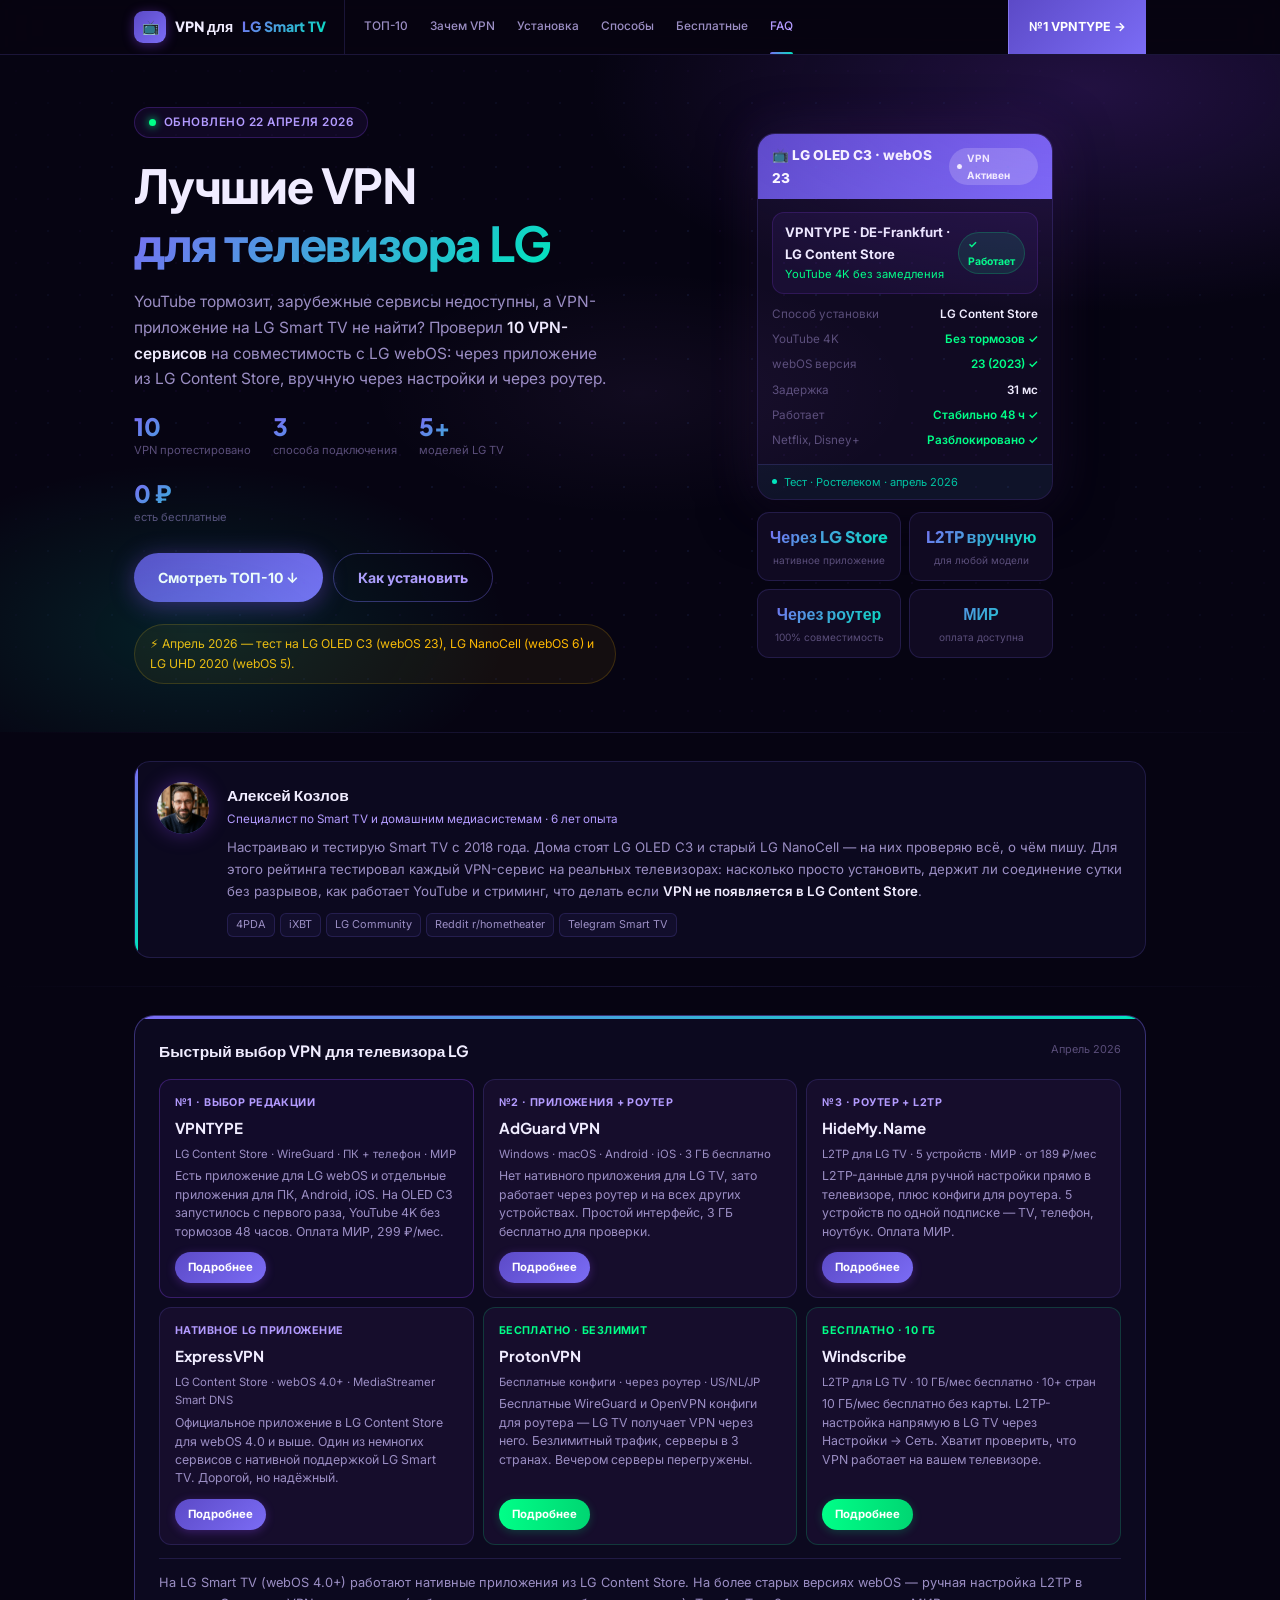
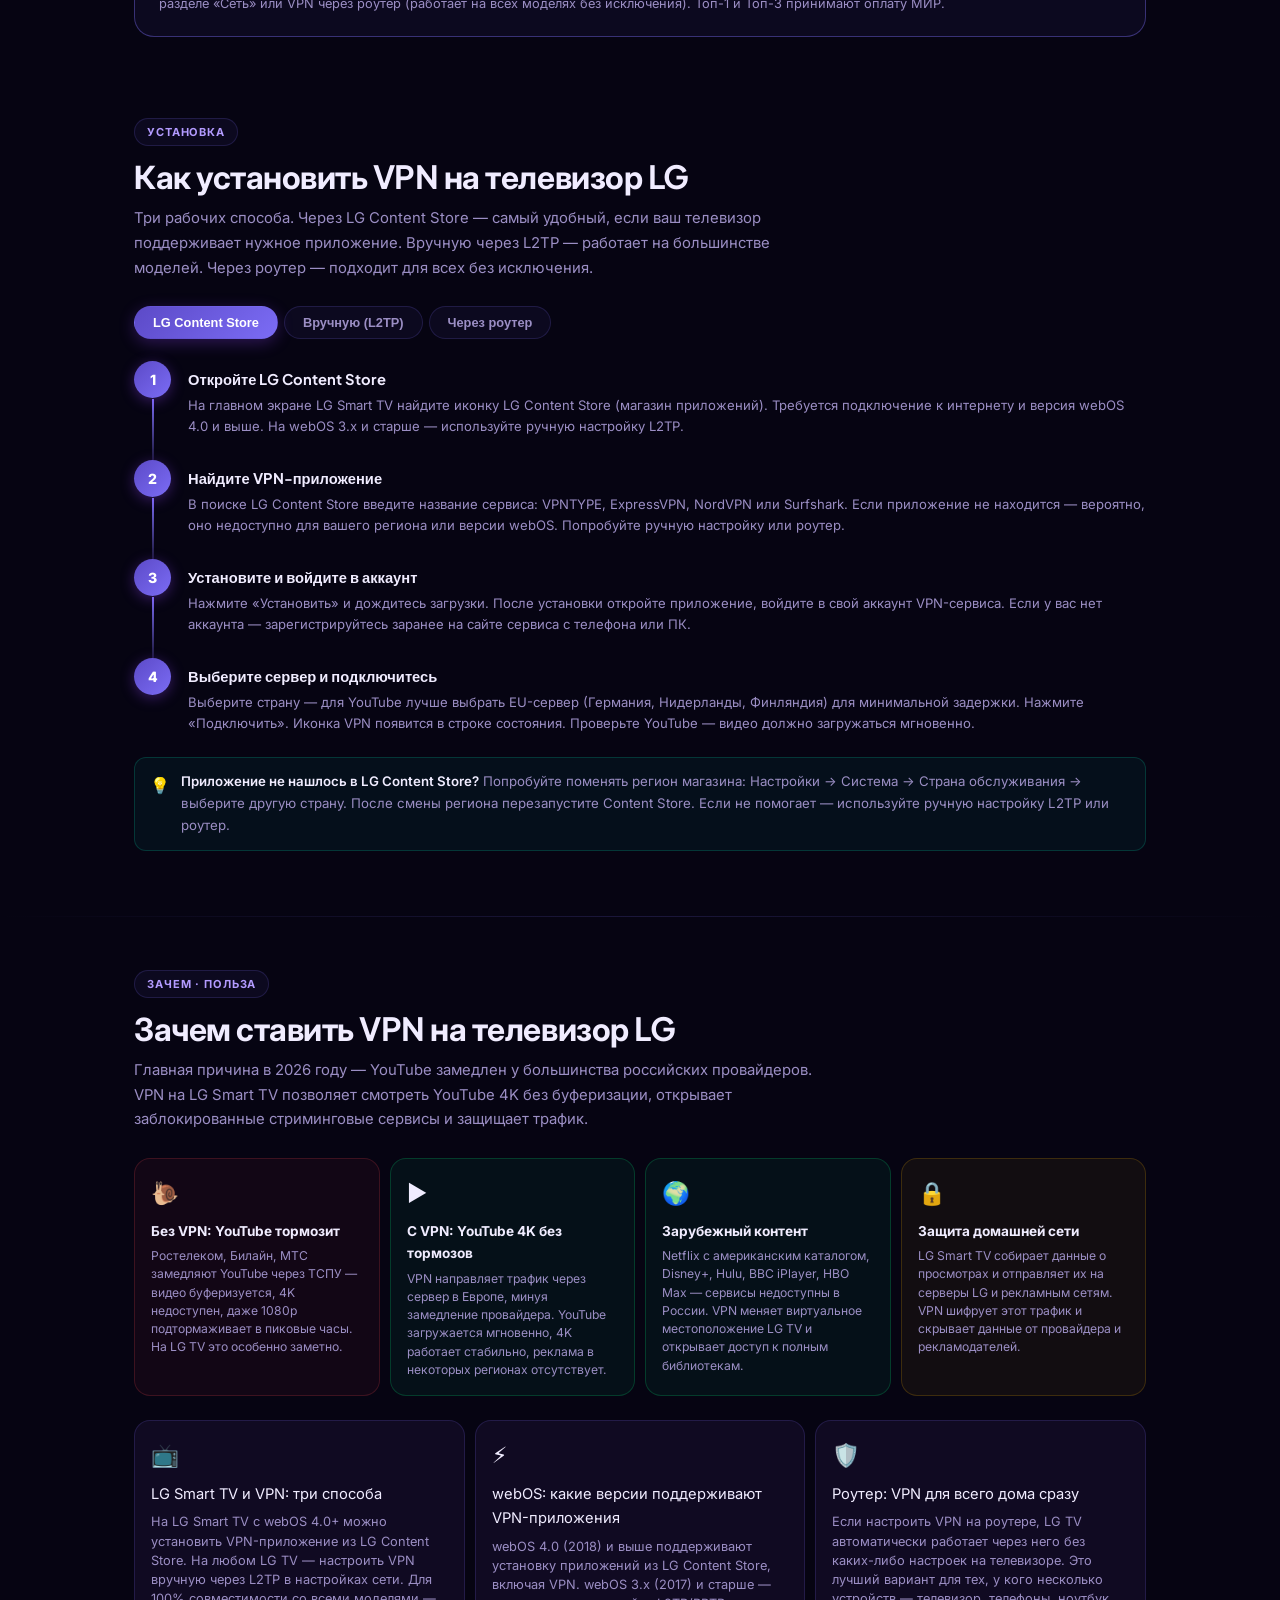
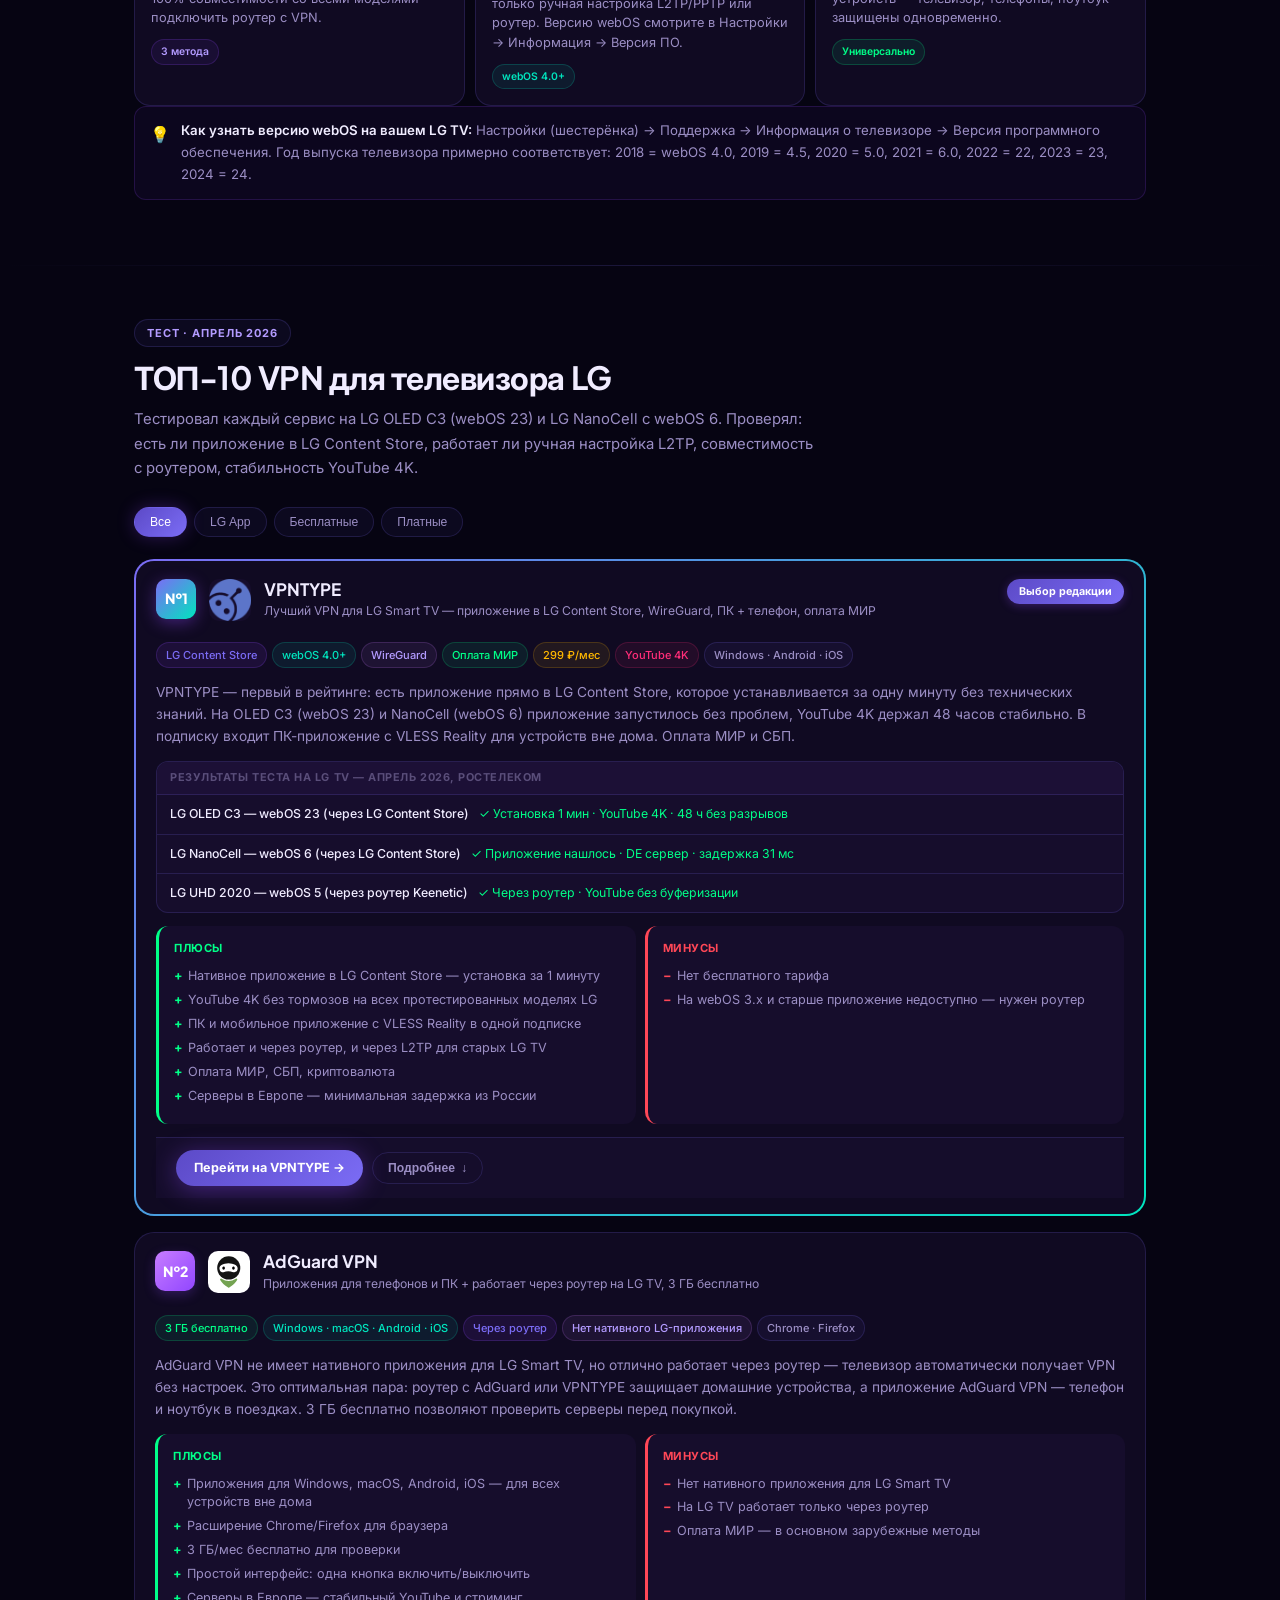
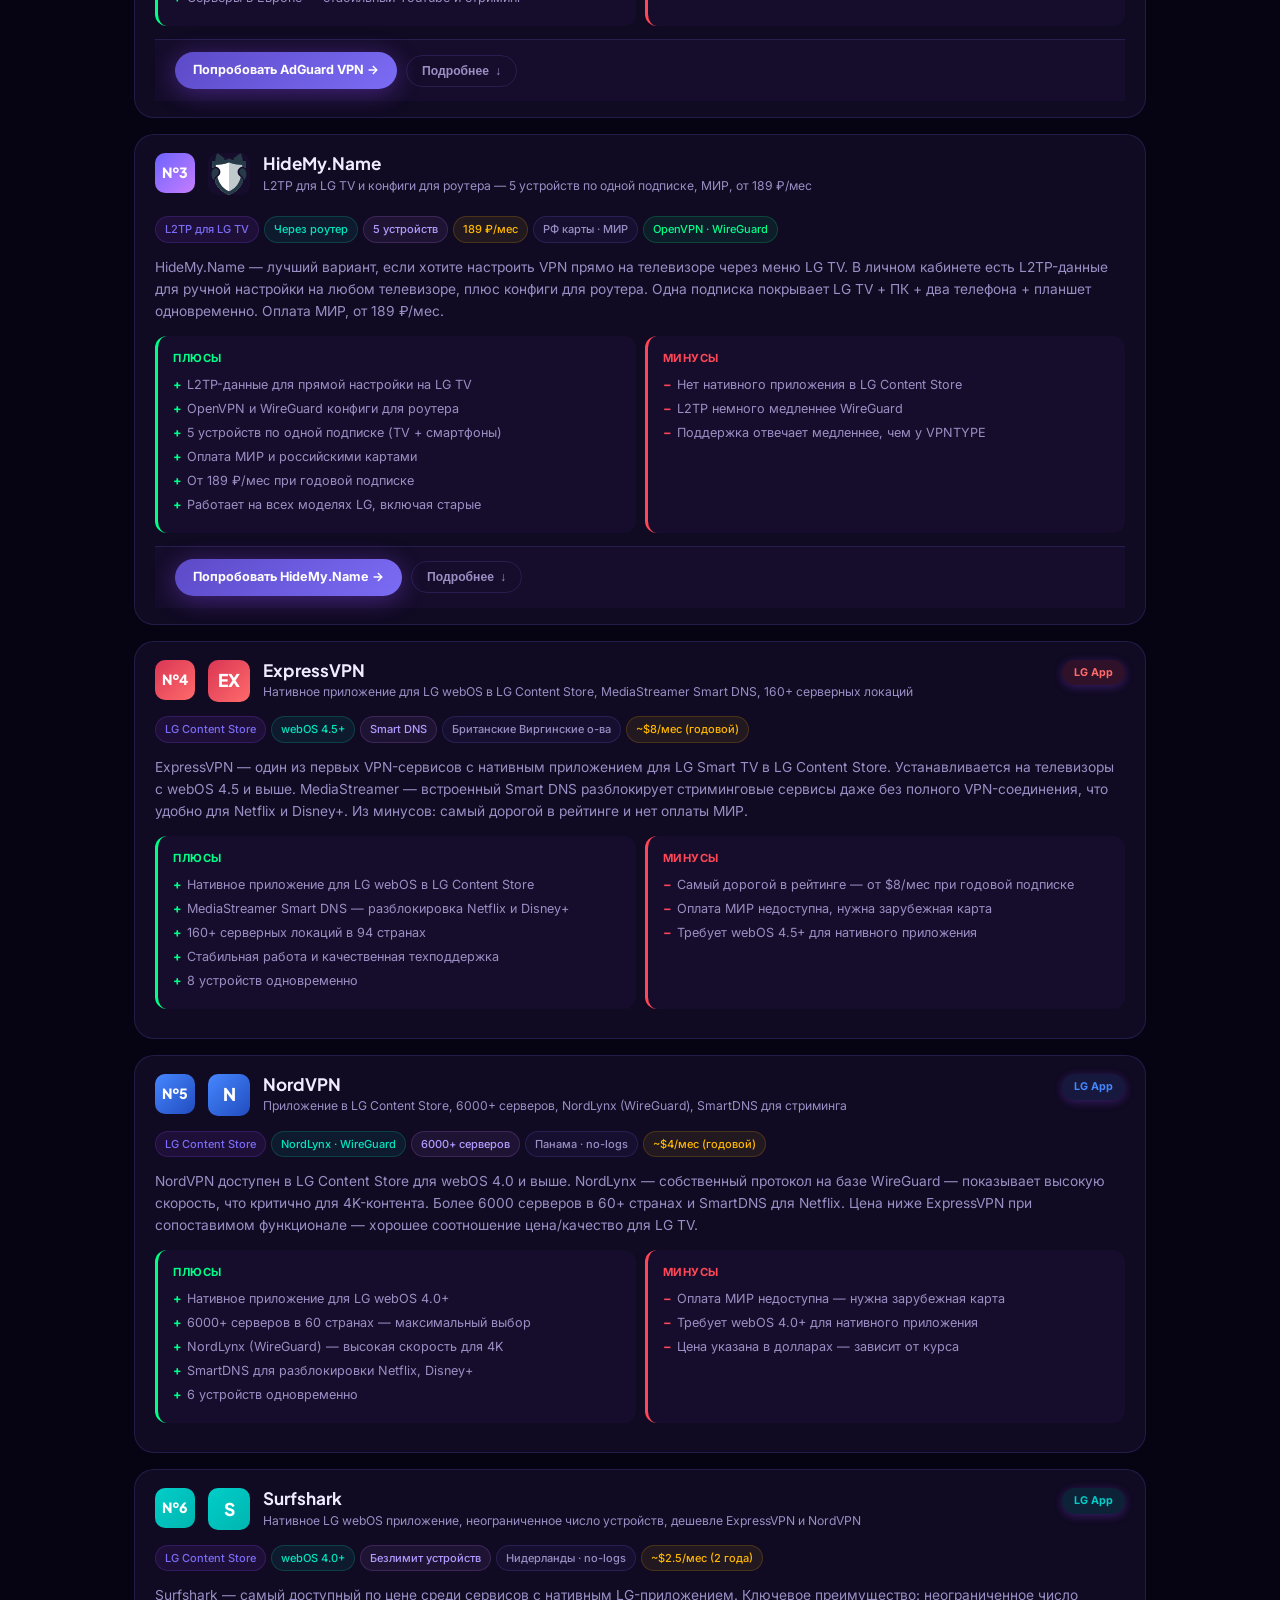
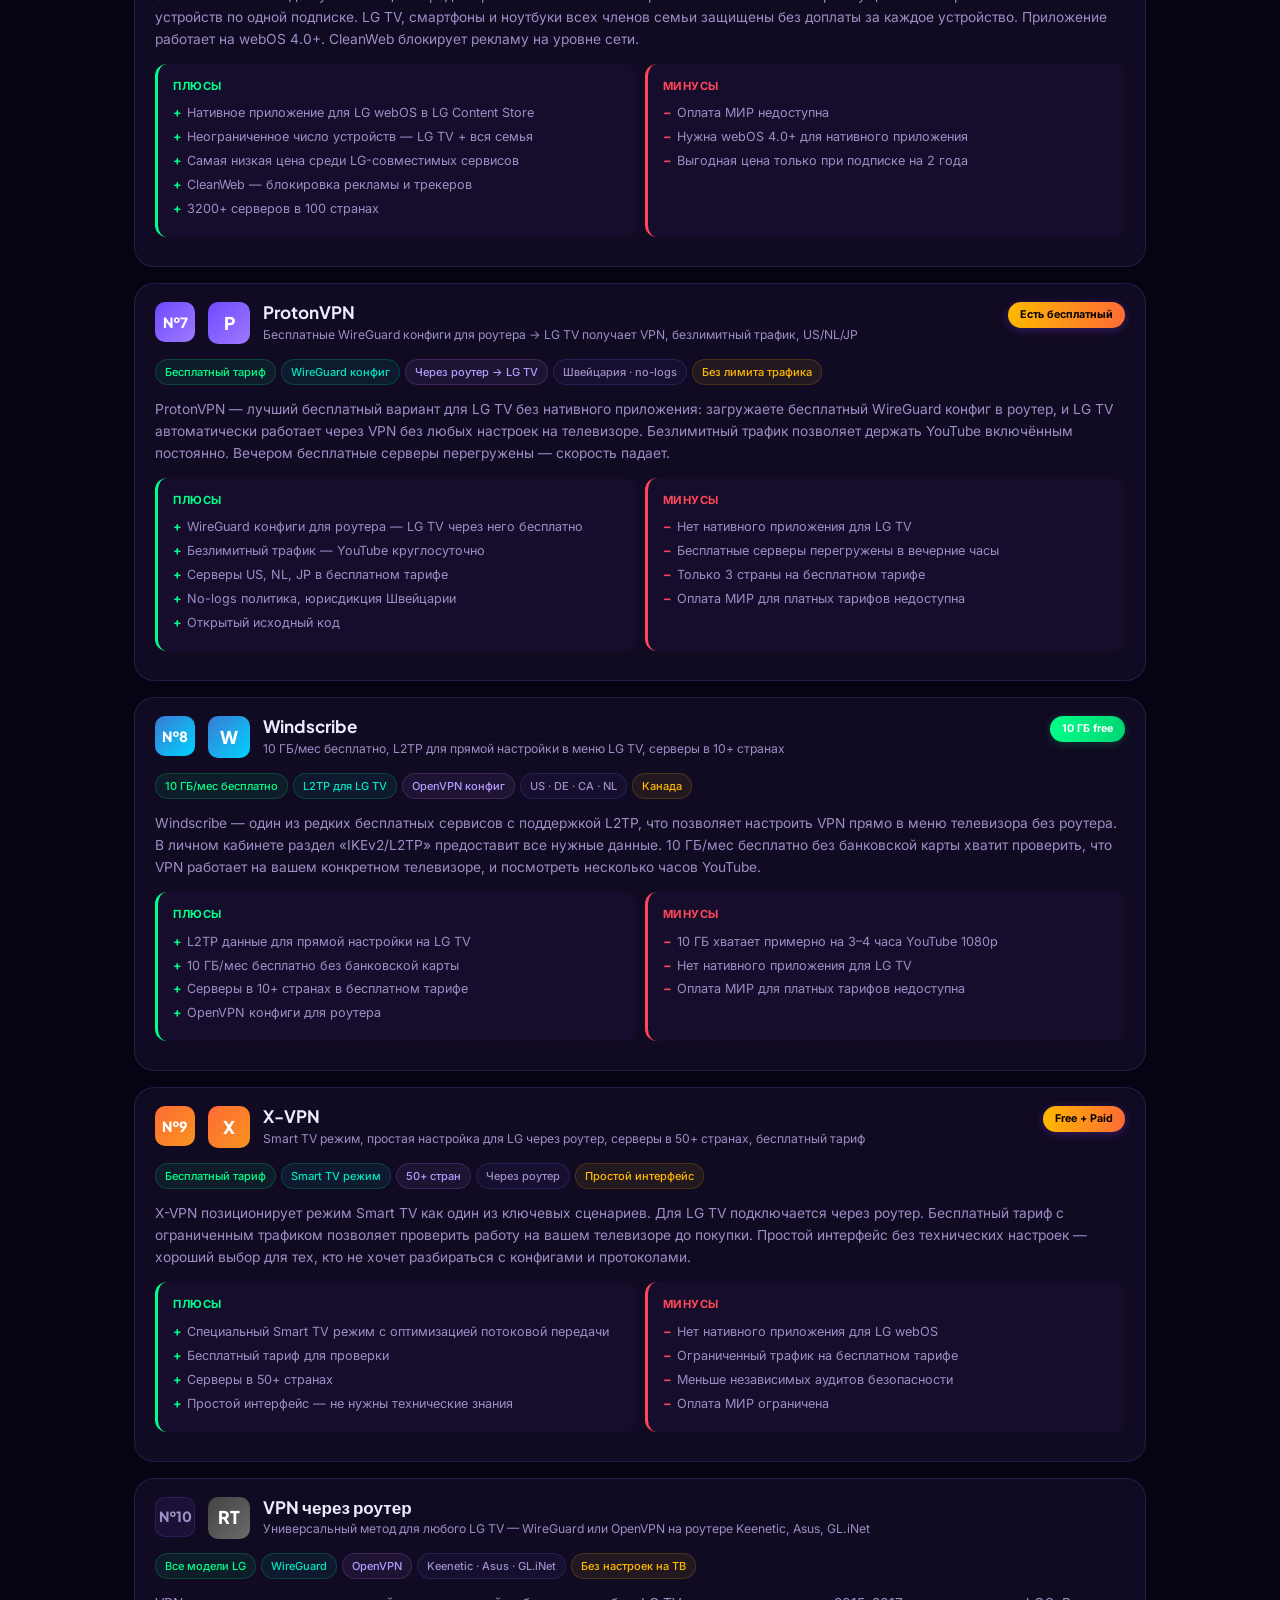
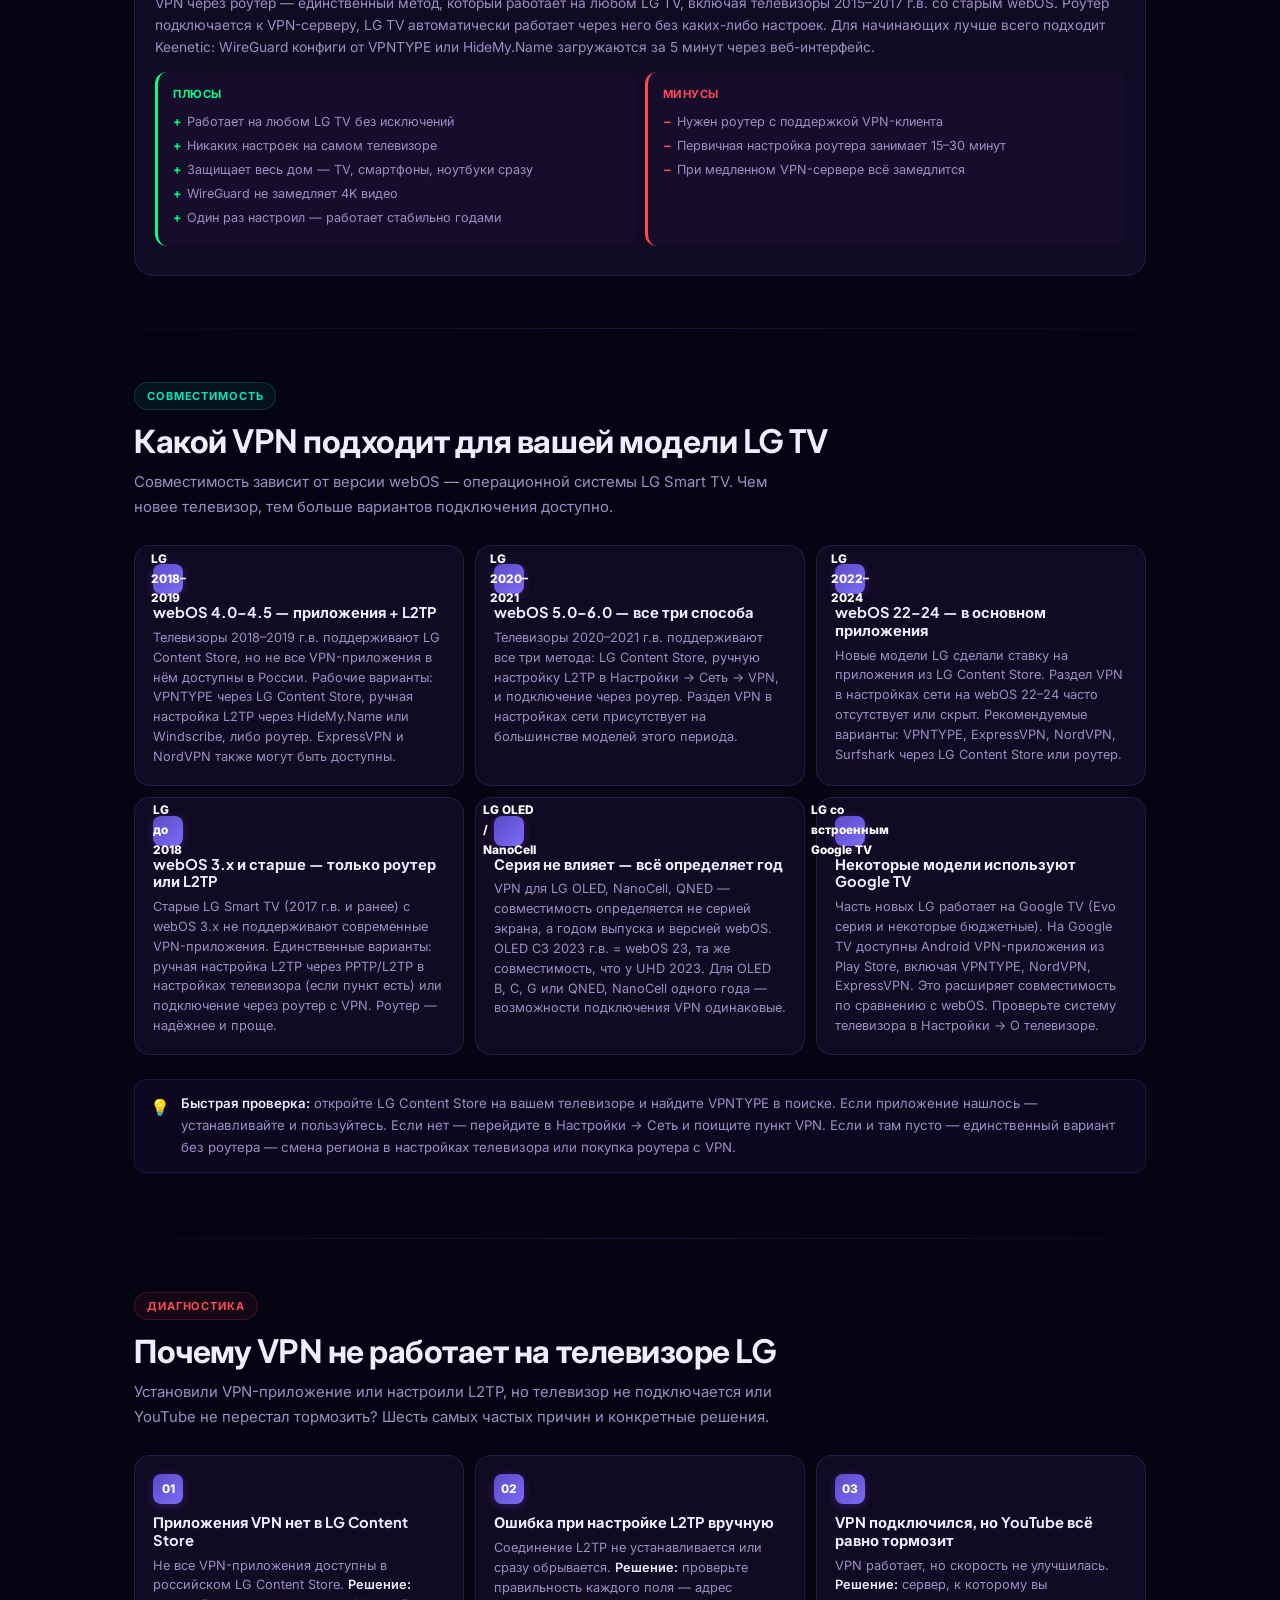
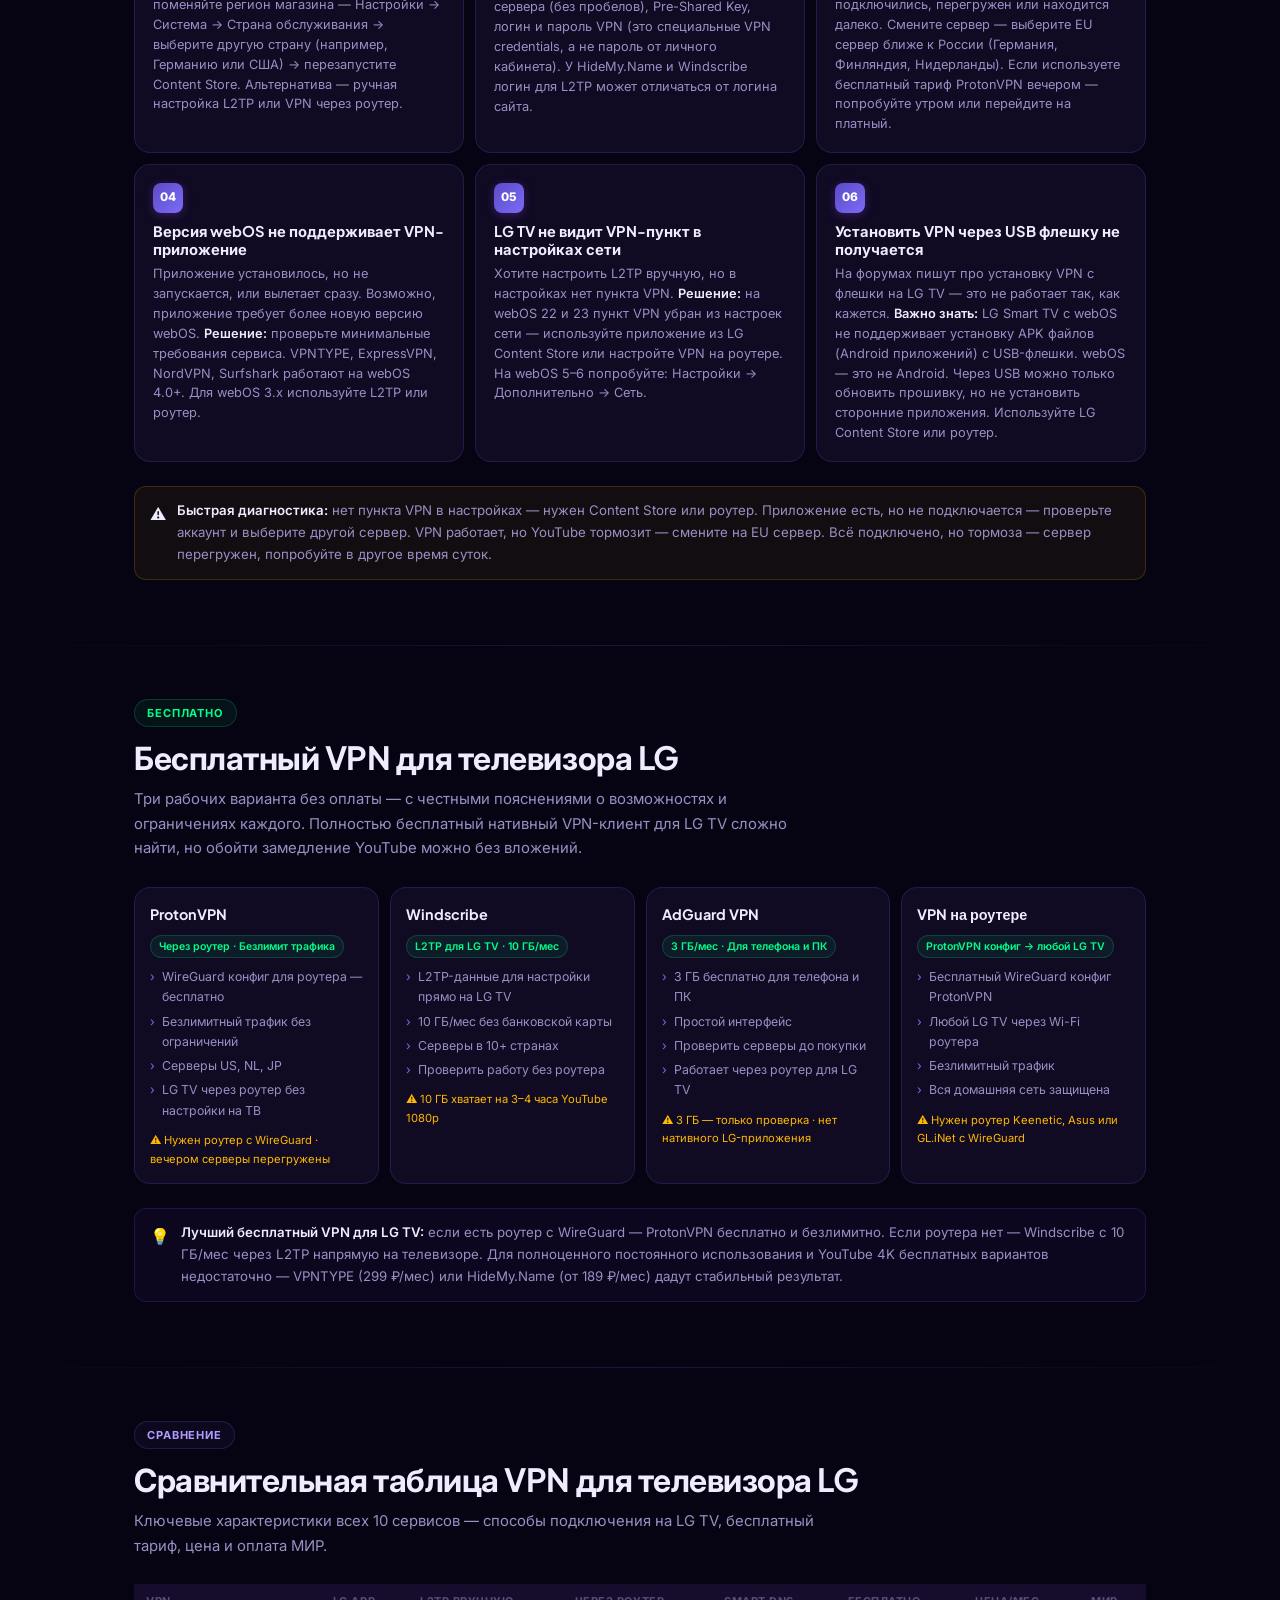
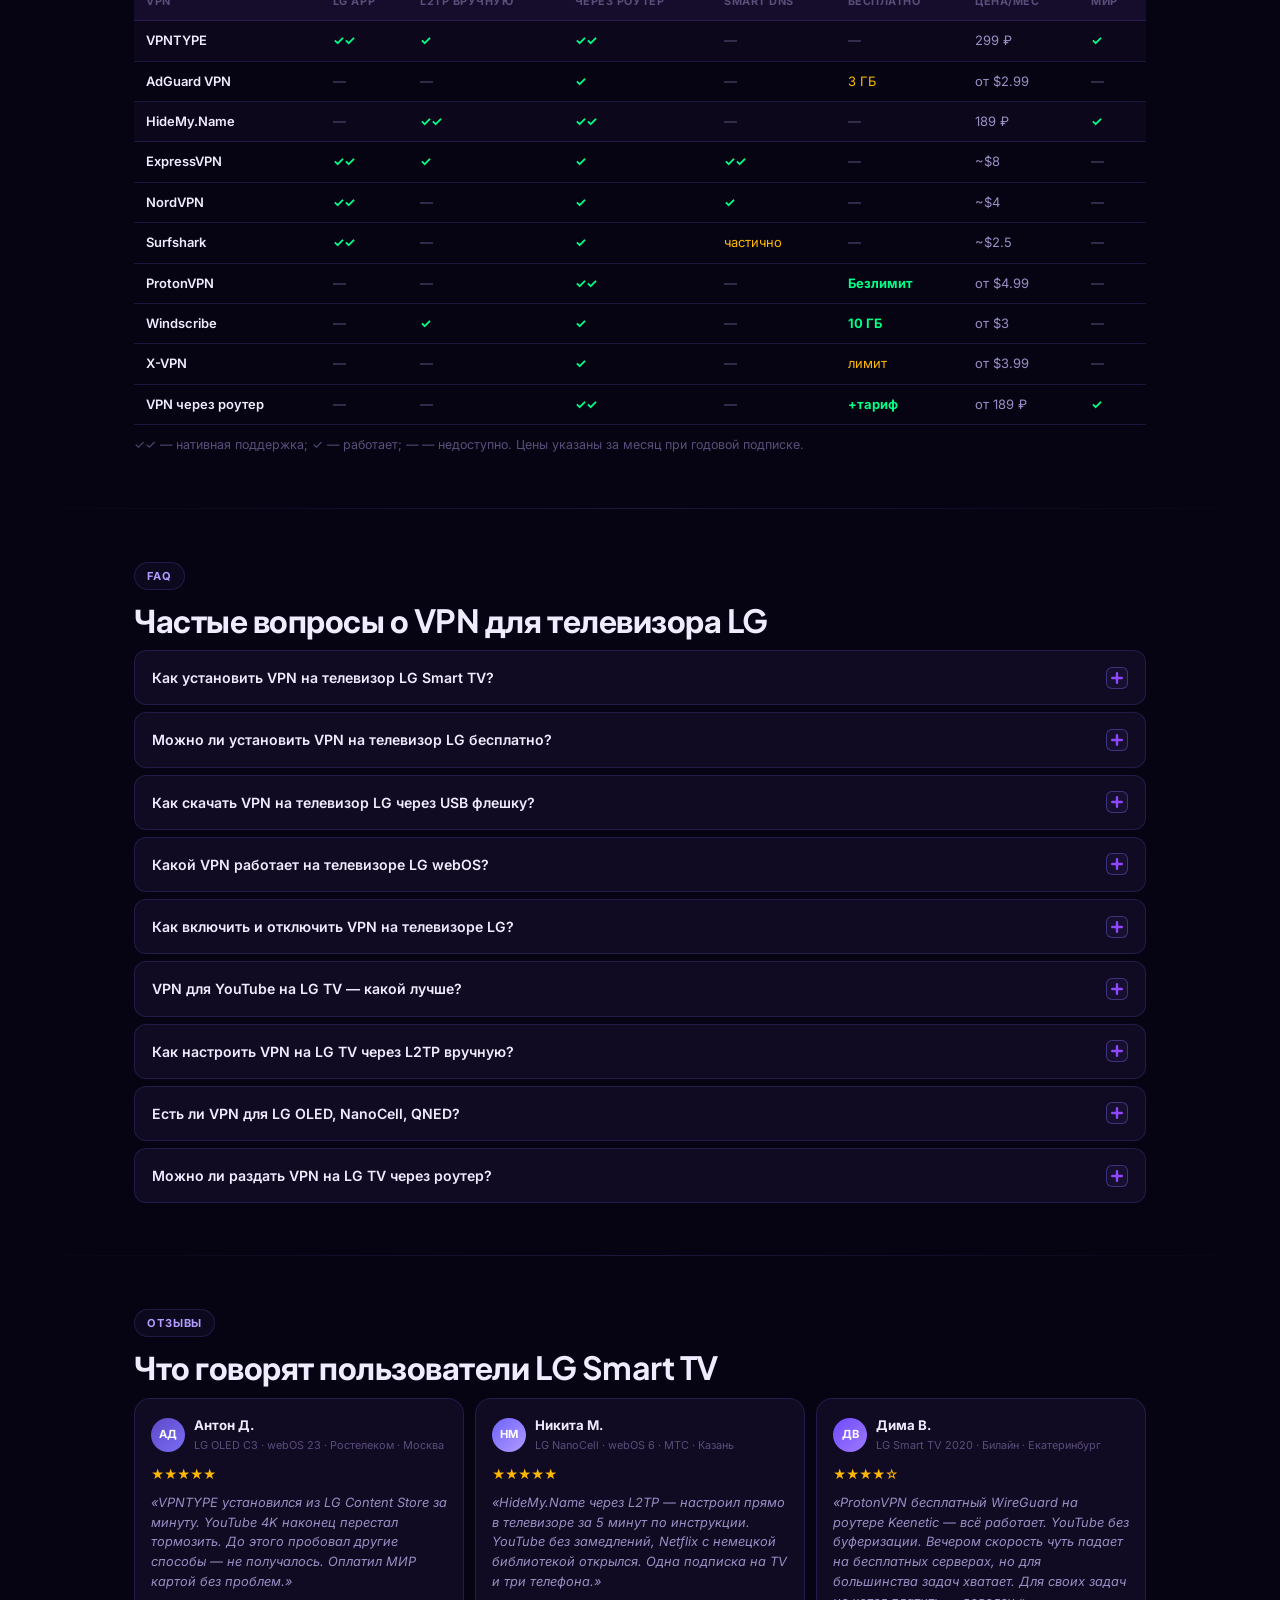
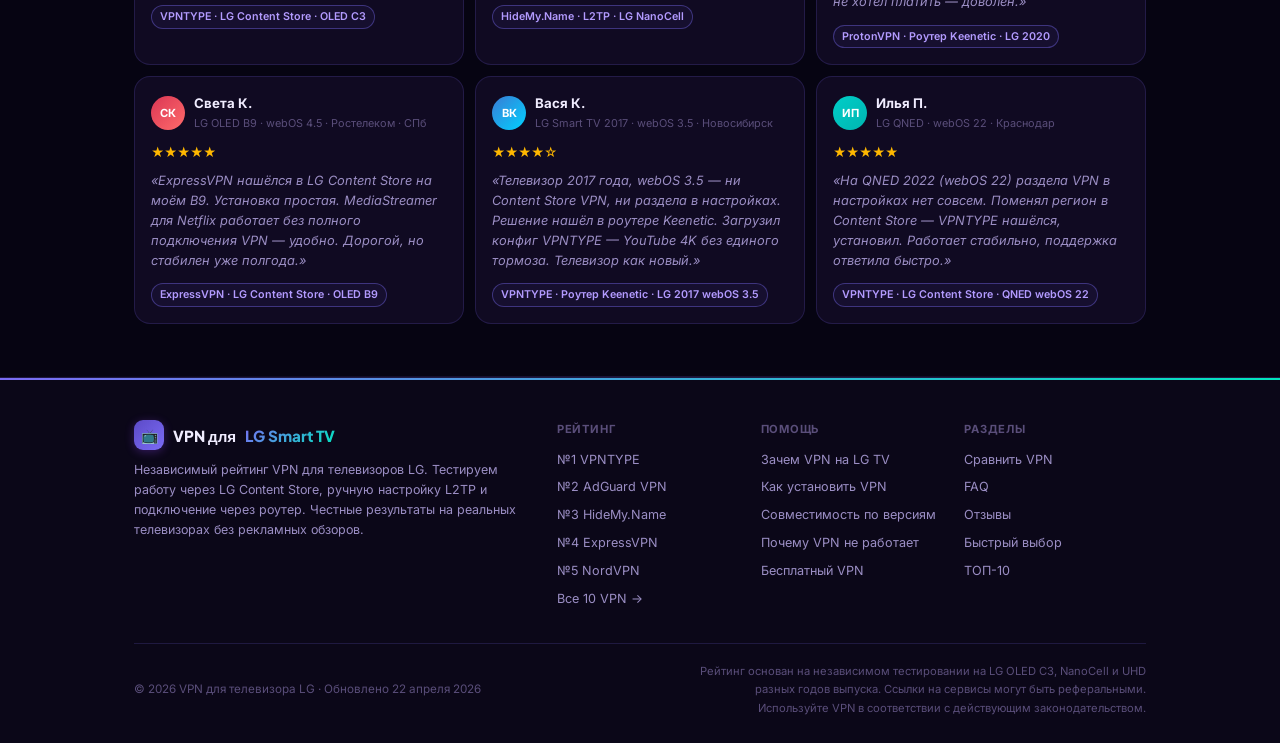
<file: index.html>
<!DOCTYPE html>
<html lang="ru">
<head>
<meta charset="UTF-8">
<meta name="viewport" content="width=device-width, initial-scale=1.0">
<title>Лучшие VPN для телевизора LG 2026 — ТОП-10: как установить на Smart TV LG webOS</title>
<meta name="description" content="ТОП-10 VPN для телевизора LG 2026: какой сервис работает на Smart TV, как установить через LG Content Store, вручную или через роутер. Тест на реальных телевизорах — апрель 2026.">
<meta name="keywords" content="впн для телевизора lg, как установить впн на телевизор lg, впн на телевизор lg для ютуба, впн для lg smart tv, как скачать впн на телевизор lg, впн для lg webos">
<link rel="icon" type="image/svg+xml" href="favicon.svg">
<link rel="shortcut icon" href="favicon.svg">
<link rel="apple-touch-icon" href="favicon.svg">
<meta name="theme-color" content="#7B6CF5">
<link rel="stylesheet" href="styles.css">
<link rel="preconnect" href="https://fonts.googleapis.com">
<link rel="preconnect" href="https://fonts.gstatic.com" crossorigin>
<link href="https://fonts.googleapis.com/css2?family=Plus+Jakarta+Sans:wght@400;500;600;700;800&family=Inter:wght@400;500;600;700&display=swap" rel="stylesheet">
<meta property="og:title" content="Лучшие VPN для телевизора LG 2026 — ТОП-10 рабочих вариантов">
<meta property="og:description" content="Проверил 10 VPN на совместимость с LG Smart TV: через приложение, вручную и через роутер. YouTube без замедления, установка за 5 минут. Апрель 2026.">
<meta property="og:type" content="article">
<meta property="og:locale" content="ru_RU">
  <!-- Yandex.Metrika counter -->
<script type="text/javascript">
    (function(m,e,t,r,i,k,a){
        m[i]=m[i]||function(){(m[i].a=m[i].a||[]).push(arguments)};
        m[i].l=1*new Date();
        for (var j = 0; j < document.scripts.length; j++) {if (document.scripts[j].src === r) { return; }}
        k=e.createElement(t),a=e.getElementsByTagName(t)[0],k.async=1,k.src=r,a.parentNode.insertBefore(k,a)
    })(window, document,'script','https://mc.yandex.ru/metrika/tag.js?id=108725705', 'ym');

    ym(108725705, 'init', {ssr:true, webvisor:true, clickmap:true, ecommerce:"dataLayer", referrer: document.referrer, url: location.href, accurateTrackBounce:true, trackLinks:true});
</script>
<noscript><div><img src="https://mc.yandex.ru/watch/108725705" style="position:absolute; left:-9999px;" alt="" /></div></noscript>
<!-- /Yandex.Metrika counter -->
<script type="application/ld+json">
{
  "@context": "https://schema.org",
  "@type": "Article",
  "headline": "Лучшие VPN для телевизора LG 2026 — ТОП-10: как установить на LG Smart TV webOS",
  "description": "Обзор 10 VPN для телевизора LG. Какие есть в LG Content Store, как настроить вручную через L2TP, как подключить через роутер. Тест на LG OLED и NanoCell с webOS 6 и 22, апрель 2026.",
  "datePublished": "2026-04-01",
  "dateModified": "2026-04-22",
  "author": {
    "@type": "Person",
    "name": "Алексей Козлов",
    "jobTitle": "Специалист по Smart TV и домашним медиасистемам",
    "description": "6 лет тестирую и настраиваю VPN на телевизорах LG с webOS разных версий. Для этого рейтинга проверял каждый способ на реальных телевизорах — через приложение из LG Content Store, вручную через настройки и через роутер."
  },
  "publisher": { "@type": "Organization", "name": "VPN для телевизора LG · Рейтинг 2026" },
  "inLanguage": "ru"
}
</script>
<script type="application/ld+json">
{
  "@context": "https://schema.org",
  "@type": "ItemList",
  "name": "ТОП-10 VPN для телевизора LG 2026",
  "numberOfItems": 10,
  "itemListElement": [
    { "@type": "ListItem", "position": 1,  "name": "VPNTYPE",       "description": "Приложение для LG webOS + ПК/телефон, WireGuard, оплата МИР, 299 ₽/мес" },
    { "@type": "ListItem", "position": 2,  "name": "AdGuard VPN",   "description": "Приложения Windows/macOS/Android/iOS, 3 ГБ бесплатно, работает через роутер" },
    { "@type": "ListItem", "position": 3,  "name": "HideMy.Name",   "description": "Работает через роутер и L2TP на LG TV, 5 устройств, МИР, от 189 ₽/мес" },
    { "@type": "ListItem", "position": 4,  "name": "ExpressVPN",    "description": "Нативное приложение для LG webOS в LG Content Store, MediaStreamer Smart DNS" },
    { "@type": "ListItem", "position": 5,  "name": "NordVPN",       "description": "Приложение для LG Smart TV в LG Content Store, 6000+ серверов, Smart DNS" },
    { "@type": "ListItem", "position": 6,  "name": "Surfshark",     "description": "Нативное LG webOS приложение, безлимит устройств, дешевле ExpressVPN и NordVPN" },
    { "@type": "ListItem", "position": 7,  "name": "ProtonVPN",     "description": "Бесплатные конфиги для роутера + LG TV, WireGuard, безлимит трафика, no-logs" },
    { "@type": "ListItem", "position": 8,  "name": "Windscribe",    "description": "10 ГБ/мес бесплатно, L2TP настройка на LG TV, серверы в 10+ странах" },
    { "@type": "ListItem", "position": 9,  "name": "X-VPN",         "description": "Smart TV режим, простая настройка для LG, серверы в 50+ странах" },
    { "@type": "ListItem", "position": 10, "name": "VPN через роутер", "description": "Универсальный метод для всех моделей LG — WireGuard или OpenVPN на роутере" }
  ]
}
</script>
<script type="application/ld+json">
{
  "@context": "https://schema.org",
  "@type": "FAQPage",
  "mainEntity": [
    {
      "@type": "Question",
      "name": "Как установить VPN на телевизор LG?",
      "acceptedAnswer": { "@type": "Answer", "text": "Три способа: 1) Через LG Content Store — откройте магазин на телевизоре, найдите VPN-приложение (VPNTYPE, ExpressVPN, NordVPN, Surfshark). 2) Вручную — Настройки → Сеть → VPN-соединение → добавьте L2TP/IPSec с данными от провайдера. 3) Через роутер — настройте VPN на домашнем роутере, и LG TV автоматически выйдет в сеть через него." }
    },
    {
      "@type": "Question",
      "name": "Можно ли установить VPN на телевизор LG бесплатно?",
      "acceptedAnswer": { "@type": "Answer", "text": "Да. ProtonVPN предлагает бесплатные конфиги без лимита трафика — подходит для подключения через роутер. Windscribe даёт 10 ГБ/мес бесплатно с поддержкой L2TP. AdGuard VPN — 3 ГБ/мес бесплатно для телефонов/ПК (не для самого телевизора). Полностью бесплатный VPN именно на LG TV с нативным приложением — только через платные сервисы с пробным периодом." }
    },
    {
      "@type": "Question",
      "name": "Какой VPN работает на телевизоре LG webOS?",
      "acceptedAnswer": { "@type": "Answer", "text": "Нативные приложения для LG webOS: ExpressVPN, NordVPN, Surfshark (webOS 4.0+). VPNTYPE — приложение через LG Content Store. Для более старых версий webOS (3.x и ниже) — подключение вручную через L2TP/IPSec в настройках телевизора или через роутер с VPN." }
    },
    {
      "@type": "Question",
      "name": "Как включить VPN на телевизоре LG?",
      "acceptedAnswer": { "@type": "Answer", "text": "Если установлено VPN-приложение: откройте его и нажмите кнопку подключения. Если настроено вручную (L2TP): Настройки → Сеть → VPN-соединение → выберите профиль → Подключить. Если VPN работает через роутер — телевизор автоматически использует VPN, никаких действий не требуется." }
    },
    {
      "@type": "Question",
      "name": "Как установить VPN на LG TV с USB флешки?",
      "acceptedAnswer": { "@type": "Answer", "text": "На LG Smart TV с webOS напрямую установить APK-файл через USB не получится — webOS не поддерживает Android APK. Через USB можно обновить прошивку. Для установки VPN на LG TV используйте LG Content Store, ручную настройку L2TP или роутер." }
    }
  ]
}
</script>
</head>

<body>
<div id="read-progress"></div>

<!-- NAVIGATION -->
<nav class="site-nav" role="navigation" aria-label="Основная навигация">
  <div class="container">
    <div class="nav-inner">
      <a href="#" class="nav-logo">
        <div class="logo-icon">📺</div>
        VPN для <span class="logo-word">LG Smart TV</span>
      </a>
      <ul class="nav-tabs">
        <li><a href="#top10">ТОП-10</a></li>
        <li><a href="#why-vpn">Зачем VPN</a></li>
        <li><a href="#setup">Установка</a></li>
        <li><a href="#methods">Способы</a></li>
        <li><a href="#free">Бесплатные</a></li>
        <li><a href="#faq">FAQ</a></li>
      </ul>
      <a href="#vpntype-card" class="nav-cta">№1 VPNTYPE →</a>
      <button class="burger" id="burger-btn" aria-label="Меню" aria-expanded="false">
        <span></span><span></span><span></span>
      </button>
    </div>
  </div>
</nav>

<div class="mobile-menu" id="mobile-menu">
  <a href="#top10">ТОП-10 VPN для телевизора LG</a>
  <a href="#why-vpn">Зачем VPN на LG Smart TV</a>
  <a href="#setup">Как установить VPN на LG TV</a>
  <a href="#methods">Способы подключения</a>
  <a href="#why-not-working">Почему VPN не работает на LG TV</a>
  <a href="#free">Бесплатный VPN для LG TV</a>
  <a href="#compare">Сравнительная таблица</a>
  <a href="#faq">Частые вопросы</a>
  <a href="#vpntype-card" class="mm-cta">Попробовать VPNTYPE №1 →</a>
</div>

<!-- HERO -->
<section class="hero" aria-label="Введение">
  <div class="hero-bg"></div>
  <div class="container">
    <div class="hero-grid">
      <div class="hero-content">
        <div class="hero-eyebrow fade-up">
          <span class="live-dot"></span>Обновлено 22 апреля 2026
        </div>
        <h1 class="hero-title fade-up">
          Лучшие VPN<br>
          <span class="hl">для телевизора LG</span>
        </h1>
        <p class="hero-desc fade-up delay-1">
          YouTube тормозит, зарубежные сервисы недоступны, а VPN-приложение на LG Smart TV не найти? Проверил <strong>10 VPN-сервисов</strong> на совместимость с LG webOS: через приложение из LG Content Store, вручную через настройки и через роутер.
        </p>
        <div class="hero-stats fade-up delay-2">
          <div class="hero-stat"><span class="stat-val">10</span><span class="stat-lbl">VPN протестировано</span></div>
          <div class="hero-stat"><span class="stat-val">3</span><span class="stat-lbl">способа подключения</span></div>
          <div class="hero-stat"><span class="stat-val">5+</span><span class="stat-lbl">моделей LG TV</span></div>
          <div class="hero-stat"><span class="stat-val">0 ₽</span><span class="stat-lbl">есть бесплатные</span></div>
        </div>
        <div class="hero-actions fade-up delay-3">
          <a href="#top10" class="btn btn-primary">Смотреть ТОП-10 ↓</a>
          <a href="#setup" class="btn btn-ghost">Как установить</a>
        </div>
        <div class="update-bar fade-up delay-3">
          ⚡ Апрель 2026 — тест на LG OLED C3 (webOS 23), LG NanoCell (webOS 6) и LG UHD 2020 (webOS 5).
        </div>
      </div>
      <div class="hero-visual">
        <div class="twitch-widget">
          <div class="tw-header">
            <div class="tw-logo">📺 LG OLED C3 · webOS 23</div>
            <div class="tw-live-pill">
              <span class="tw-blink"></span>VPN Активен
            </div>
          </div>
          <div class="tw-body">
            <div class="tw-stream-row">
              <div>
                <div class="tw-stream-name">VPNTYPE · DE-Frankfurt · LG Content Store</div>
                <div class="tw-stream-status">YouTube 4K без замедления</div>
              </div>
              <div class="tw-status-badge">✓ Работает</div>
            </div>
            <div class="tw-stats">
              <div class="tw-stat-row">
                <span class="tw-stat-key">Способ установки</span>
                <span class="tw-stat-val">LG Content Store</span>
              </div>
              <div class="tw-stat-row">
                <span class="tw-stat-key">YouTube 4K</span>
                <span class="tw-stat-val" style="color:var(--green)">Без тормозов ✓</span>
              </div>
              <div class="tw-stat-row">
                <span class="tw-stat-key">webOS версия</span>
                <span class="tw-stat-val" style="color:var(--green)">23 (2023) ✓</span>
              </div>
              <div class="tw-stat-row">
                <span class="tw-stat-key">Задержка</span>
                <span class="tw-stat-val">31 мс</span>
              </div>
              <div class="tw-stat-row">
                <span class="tw-stat-key">Работает</span>
                <span class="tw-stat-val" style="color:var(--green)">Стабильно 48 ч ✓</span>
              </div>
              <div class="tw-stat-row">
                <span class="tw-stat-key">Netflix, Disney+</span>
                <span class="tw-stat-val" style="color:var(--green)">Разблокировано ✓</span>
              </div>
            </div>
          </div>
          <div class="tw-footer">
            <div class="tw-footer-dot"></div>
            Тест · Ростелеком · апрель 2026
          </div>
        </div>
        <div class="hero-side-grid">
          <div class="hero-side-card"><div class="val">Через LG Store</div><div class="lbl">нативное приложение</div></div>
          <div class="hero-side-card"><div class="val">L2TP вручную</div><div class="lbl">для любой модели</div></div>
          <div class="hero-side-card"><div class="val">Через роутер</div><div class="lbl">100% совместимость</div></div>
          <div class="hero-side-card"><div class="val">МИР</div><div class="lbl">оплата доступна</div></div>
        </div>
      </div>
    </div>
  </div>
</section>

<div class="divider"></div>

<!-- AUTHOR -->
<section class="section-sm">
  <div class="container">
    <div class="author-box">
      <div class="author-photo">
        <img src="author.jpg" alt="Алексей Козлов" onerror="this.style.display='none';this.parentNode.innerHTML='&#128100;'">
      </div>
      <div class="author-info">
        <div class="author-name">Алексей Козлов</div>
        <div class="author-role">Специалист по Smart TV и домашним медиасистемам · 6 лет опыта</div>
        <p class="author-bio">
          Настраиваю и тестирую Smart TV с 2018 года. Дома стоят LG OLED C3 и старый LG NanoCell — на них проверяю всё, о чём пишу. Для этого рейтинга тестировал каждый VPN-сервис на реальных телевизорах: насколько просто установить, держит ли соединение сутки без разрывов, как работает YouTube и стриминг, что делать если <strong>VPN не появляется в LG Content Store</strong>.
        </p>
        <div class="author-pubs">
          <span class="author-pub">4PDA</span>
          <span class="author-pub">iXBT</span>
          <span class="author-pub">LG Community</span>
          <span class="author-pub">Reddit r/hometheater</span>
          <span class="author-pub">Telegram Smart TV</span>
        </div>
      </div>
    </div>
  </div>
</section>

<div class="divider"></div>

<!-- TL;DR -->
<section class="section-sm" id="tldr">
  <div class="container">
    <div class="tldr-panel">
      <div class="tldr-header">
        <div class="tldr-label">Быстрый выбор VPN для телевизора LG</div>
        <div class="tldr-updated">Апрель 2026</div>
      </div>
      <div class="tldr-grid">
        <div class="tldr-card featured">
          <div class="tldr-rank">№1 · Выбор редакции</div>
          <div class="tldr-name">VPNTYPE</div>
          <div class="tldr-tag">LG Content Store · WireGuard · ПК + телефон · МИР</div>
          <div class="tldr-desc">Есть приложение для LG webOS и отдельные приложения для ПК, Android, iOS. На OLED C3 запустилось с первого раза, YouTube 4K без тормозов 48 часов. Оплата МИР, 299 ₽/мес.</div>
          <a href="#vpntype-card" class="tldr-btn">Подробнее</a>
        </div>
        <div class="tldr-card">
          <div class="tldr-rank">№2 · Приложения + роутер</div>
          <div class="tldr-name">AdGuard VPN</div>
          <div class="tldr-tag">Windows · macOS · Android · iOS · 3 ГБ бесплатно</div>
          <div class="tldr-desc">Нет нативного приложения для LG TV, зато работает через роутер и на всех других устройствах. Простой интерфейс, 3 ГБ бесплатно для проверки.</div>
          <a href="#adguard-card" class="tldr-btn">Подробнее</a>
        </div>
        <div class="tldr-card">
          <div class="tldr-rank">№3 · Роутер + L2TP</div>
          <div class="tldr-name">HideMy.Name</div>
          <div class="tldr-tag">L2TP для LG TV · 5 устройств · МИР · от 189 ₽/мес</div>
          <div class="tldr-desc">L2TP-данные для ручной настройки прямо в телевизоре, плюс конфиги для роутера. 5 устройств по одной подписке — TV, телефон, ноутбук. Оплата МИР.</div>
          <a href="#hidemy-card" class="tldr-btn">Подробнее</a>
        </div>
        <div class="tldr-card">
          <div class="tldr-rank">Нативное LG приложение</div>
          <div class="tldr-name">ExpressVPN</div>
          <div class="tldr-tag">LG Content Store · webOS 4.0+ · MediaStreamer Smart DNS</div>
          <div class="tldr-desc">Официальное приложение в LG Content Store для webOS 4.0 и выше. Один из немногих сервисов с нативной поддержкой LG Smart TV. Дорогой, но надёжный.</div>
          <a href="#expressvpn-card" class="tldr-btn">Подробнее</a>
        </div>
        <div class="tldr-card free">
          <div class="tldr-rank">Бесплатно · Безлимит</div>
          <div class="tldr-name">ProtonVPN</div>
          <div class="tldr-tag">Бесплатные конфиги · через роутер · US/NL/JP</div>
          <div class="tldr-desc">Бесплатные WireGuard и OpenVPN конфиги для роутера — LG TV получает VPN через него. Безлимитный трафик, серверы в 3 странах. Вечером серверы перегружены.</div>
          <a href="#proton-card" class="tldr-btn">Подробнее</a>
        </div>
        <div class="tldr-card free">
          <div class="tldr-rank">Бесплатно · 10 ГБ</div>
          <div class="tldr-name">Windscribe</div>
          <div class="tldr-tag">L2TP для LG TV · 10 ГБ/мес бесплатно · 10+ стран</div>
          <div class="tldr-desc">10 ГБ/мес бесплатно без карты. L2TP-настройка напрямую в LG TV через Настройки → Сеть. Хватит проверить, что VPN работает на вашем телевизоре.</div>
          <a href="#windscribe-card" class="tldr-btn">Подробнее</a>
        </div>
      </div>
      <div class="tldr-note">
        На LG Smart TV (webOS 4.0+) работают нативные приложения из LG Content Store. На более старых версиях webOS — ручная настройка L2TP в разделе «Сеть» или VPN через роутер (работает на всех моделях без исключения). Топ-1 и Топ-3 принимают оплату МИР.
      </div>
    </div>
  </div>
</section>

<!-- КАК УСТАНОВИТЬ VPN НА LG TV -->
<section class="section" id="setup">
  <div class="container">
    <div class="sec-badge">Установка</div>
    <h2 class="section-title">Как установить VPN на телевизор LG</h2>
    <p class="section-intro">Три рабочих способа. Через LG Content Store — самый удобный, если ваш телевизор поддерживает нужное приложение. Вручную через L2TP — работает на большинстве моделей. Через роутер — подходит для всех без исключения.</p>

    <div id="install-tabs" class="pill-tabs">
      <button class="pill-tab active" data-tab="tab-store">LG Content Store</button>
      <button class="pill-tab" data-tab="tab-manual">Вручную (L2TP)</button>
      <button class="pill-tab" data-tab="tab-router">Через роутер</button>
    </div>

    <div id="tab-store" class="tab-content active">
      <div class="install-steps">
        <div class="install-step">
          <div class="step-circle">1</div>
          <div class="step-body">
            <div class="step-title">Откройте LG Content Store</div>
            <div class="step-desc">На главном экране LG Smart TV найдите иконку LG Content Store (магазин приложений). Требуется подключение к интернету и версия webOS 4.0 и выше. На webOS 3.x и старше — используйте ручную настройку L2TP.</div>
          </div>
        </div>
        <div class="install-step">
          <div class="step-circle">2</div>
          <div class="step-body">
            <div class="step-title">Найдите VPN-приложение</div>
            <div class="step-desc">В поиске LG Content Store введите название сервиса: VPNTYPE, ExpressVPN, NordVPN или Surfshark. Если приложение не находится — вероятно, оно недоступно для вашего региона или версии webOS. Попробуйте ручную настройку или роутер.</div>
          </div>
        </div>
        <div class="install-step">
          <div class="step-circle">3</div>
          <div class="step-body">
            <div class="step-title">Установите и войдите в аккаунт</div>
            <div class="step-desc">Нажмите «Установить» и дождитесь загрузки. После установки откройте приложение, войдите в свой аккаунт VPN-сервиса. Если у вас нет аккаунта — зарегистрируйтесь заранее на сайте сервиса с телефона или ПК.</div>
          </div>
        </div>
        <div class="install-step">
          <div class="step-circle">4</div>
          <div class="step-body">
            <div class="step-title">Выберите сервер и подключитесь</div>
            <div class="step-desc">Выберите страну — для YouTube лучше выбрать EU-сервер (Германия, Нидерланды, Финляндия) для минимальной задержки. Нажмите «Подключить». Иконка VPN появится в строке состояния. Проверьте YouTube — видео должно загружаться мгновенно.</div>
          </div>
        </div>
      </div>
      <div class="callout callout-teal">
        <div class="callout-icon">💡</div>
        <div class="callout-body"><strong>Приложение не нашлось в LG Content Store?</strong> Попробуйте поменять регион магазина: Настройки → Система → Страна обслуживания → выберите другую страну. После смены региона перезапустите Content Store. Если не помогает — используйте ручную настройку L2TP или роутер.</div>
      </div>
    </div>

    <div id="tab-manual" class="tab-content">
      <div class="install-steps">
        <div class="install-step">
          <div class="step-circle">1</div>
          <div class="step-body">
            <div class="step-title">Получите L2TP-данные от VPN-сервиса</div>
            <div class="step-desc">Войдите в личный кабинет HideMy.Name, Windscribe или другого сервиса с поддержкой L2TP. Найдите раздел «Настройки вручную» или «Manual setup» → L2TP/IPSec. Запишите: адрес сервера, логин, пароль, Pre-Shared Key (PSK). Все эти данные понадобятся в настройках телевизора.</div>
          </div>
        </div>
        <div class="install-step">
          <div class="step-circle">2</div>
          <div class="step-body">
            <div class="step-title">Откройте настройки сети на LG TV</div>
            <div class="step-desc">Пульт → Настройки (шестерёнка) → Сеть → Подключение к сети VPN. На некоторых версиях webOS путь: Настройки → Дополнительно → Сеть → VPN-соединения. Нажмите «Добавить VPN».</div>
          </div>
        </div>
        <div class="install-step">
          <div class="step-circle">3</div>
          <div class="step-body">
            <div class="step-title">Введите данные L2TP/IPSec</div>
            <div class="step-desc">Выберите тип VPN: L2TP/IPSec PSK. Введите: Имя подключения (любое), Адрес сервера, Общий ключ IPSec (PSK), Имя пользователя, Пароль. Сохраните профиль. На некоторых телевизорах LG 2019–2021 г.в. меню VPN может отсутствовать — используйте роутер.</div>
          </div>
        </div>
        <div class="install-step">
          <div class="step-circle">4</div>
          <div class="step-body">
            <div class="step-title">Подключитесь и проверьте</div>
            <div class="step-desc">Выберите созданный профиль → «Подключить». В строке состояния появится иконка замка или надпись VPN. Откройте YouTube и проверьте скорость загрузки. Если соединение не устанавливается — проверьте правильность данных, особенно PSK.</div>
          </div>
        </div>
      </div>
      <div class="callout callout-info">
        <div class="callout-icon">🔌</div>
        <div class="callout-body"><strong>Меню VPN в настройках LG TV:</strong> есть не на всех моделях. Телевизоры LG 2020–2022 г.в. с webOS 5–6 обычно имеют раздел VPN в настройках сети. На webOS 22 и 23 (2022–2023 г.в.) раздел VPN может быть скрыт или отсутствовать — тогда используйте приложение из LG Content Store или роутер.</div>
      </div>
    </div>

    <div id="tab-router" class="tab-content">
      <div class="install-steps">
        <div class="install-step">
          <div class="step-circle">1</div>
          <div class="step-body">
            <div class="step-title">Настройте VPN на роутере</div>
            <div class="step-desc">Загрузите WireGuard или OpenVPN конфиг от VPNTYPE, HideMy.Name, ProtonVPN в веб-интерфейс роутера. Поддерживают VPN-клиент: Keenetic, Asus (AsusWRT), TP-Link (OpenWRT), GL.iNet и другие с прошивкой OpenWRT/Merlin. Keenetic — самый простой: Интернет → WireGuard → импортировать конфиг.</div>
          </div>
        </div>
        <div class="install-step">
          <div class="step-circle">2</div>
          <div class="step-body">
            <div class="step-title">Подключите LG TV к роутеру</div>
            <div class="step-desc">Подключите телевизор к той же Wi-Fi сети или к сети роутера по кабелю. Никаких дополнительных настроек на LG TV не требуется — телевизор автоматически работает через VPN роутера. Проверьте IP через браузер телевизора на сайте 2ip.ru.</div>
          </div>
        </div>
        <div class="install-step">
          <div class="step-circle">3</div>
          <div class="step-body">
            <div class="step-title">Проверьте YouTube</div>
            <div class="step-desc">Откройте YouTube на LG TV. Видео должно загружаться значительно быстрее. Если хотите, чтобы через VPN шёл только трафик LG TV, а не всего дома — на Keenetic можно назначить VPN только для конкретного устройства по MAC-адресу телевизора.</div>
          </div>
        </div>
      </div>
      <div class="callout callout-warn">
        <div class="callout-icon">⚠️</div>
        <div class="callout-body"><strong>Метод через роутер — лучший для LG TV:</strong> работает с любой моделью и любой версией webOS, не требует настройки на самом телевизоре, защищает сразу все устройства. Если у вас нет роутера с поддержкой VPN — рассмотрите Keenetic за 3–5 тысяч рублей с поддержкой WireGuard.</div>
      </div>
    </div>
  </div>
</section>

<div class="divider"></div>

<!-- ЗАЧЕМ VPN НА LG SMART TV -->
<section class="section" id="why-vpn">
  <div class="container">
    <div class="sec-badge">Зачем · Польза</div>
    <h2 class="section-title">Зачем ставить VPN на телевизор LG</h2>
    <p class="section-intro">
      Главная причина в 2026 году — YouTube замедлен у большинства российских провайдеров. VPN на LG Smart TV позволяет смотреть YouTube 4K без буферизации, открывает заблокированные стриминговые сервисы и защищает трафик.
    </p>
    <div class="status-grid">
      <div class="status-card blocked">
        <div class="status-icon">🐌</div>
        <div class="status-title">Без VPN: YouTube тормозит</div>
        <div class="status-desc">Ростелеком, Билайн, МТС замедляют YouTube через ТСПУ — видео буферизуется, 4K недоступен, даже 1080p подтормаживает в пиковые часы. На LG TV это особенно заметно.</div>
      </div>
      <div class="status-card works">
        <div class="status-icon">▶️</div>
        <div class="status-title">С VPN: YouTube 4K без тормозов</div>
        <div class="status-desc">VPN направляет трафик через сервер в Европе, минуя замедление провайдера. YouTube загружается мгновенно, 4K работает стабильно, реклама в некоторых регионах отсутствует.</div>
      </div>
      <div class="status-card works">
        <div class="status-icon">🌍</div>
        <div class="status-title">Зарубежный контент</div>
        <div class="status-desc">Netflix с американским каталогом, Disney+, Hulu, BBC iPlayer, HBO Max — сервисы недоступны в России. VPN меняет виртуальное местоположение LG TV и открывает доступ к полным библиотекам.</div>
      </div>
      <div class="status-card partial">
        <div class="status-icon">🔒</div>
        <div class="status-title">Защита домашней сети</div>
        <div class="status-desc">LG Smart TV собирает данные о просмотрах и отправляет их на серверы LG и рекламным сетям. VPN шифрует этот трафик и скрывает данные от провайдера и рекламодателей.</div>
      </div>
    </div>
    <div class="bento-grid">
      <div class="bento-card">
        <div class="bento-icon">📺</div>
        <div class="bento-title">LG Smart TV и VPN: три способа</div>
        <div class="bento-desc">На LG Smart TV с webOS 4.0+ можно установить VPN-приложение из LG Content Store. На любом LG TV — настроить VPN вручную через L2TP в настройках сети. Для 100% совместимости со всеми моделями — подключить роутер с VPN.</div>
        <span class="bento-badge">3 метода</span>
      </div>
      <div class="bento-card">
        <div class="bento-icon">⚡</div>
        <div class="bento-title">webOS: какие версии поддерживают VPN-приложения</div>
        <div class="bento-desc">webOS 4.0 (2018) и выше поддерживают установку приложений из LG Content Store, включая VPN. webOS 3.x (2017) и старше — только ручная настройка L2TP/PPTP или роутер. Версию webOS смотрите в Настройки → Информация → Версия ПО.</div>
        <span class="bento-badge teal">webOS 4.0+</span>
      </div>
      <div class="bento-card">
        <div class="bento-icon">🛡️</div>
        <div class="bento-title">Роутер: VPN для всего дома сразу</div>
        <div class="bento-desc">Если настроить VPN на роутере, LG TV автоматически работает через него без каких-либо настроек на телевизоре. Это лучший вариант для тех, у кого несколько устройств — телевизор, телефоны, ноутбук защищены одновременно.</div>
        <span class="bento-badge green">Универсально</span>
      </div>
    </div>
    <div class="callout callout-info">
      <div class="callout-icon">💡</div>
      <div class="callout-body">
        <strong>Как узнать версию webOS на вашем LG TV:</strong> Настройки (шестерёнка) → Поддержка → Информация о телевизоре → Версия программного обеспечения. Год выпуска телевизора примерно соответствует: 2018 = webOS 4.0, 2019 = 4.5, 2020 = 5.0, 2021 = 6.0, 2022 = 22, 2023 = 23, 2024 = 24.
      </div>
    </div>
  </div>
</section>

<div class="divider"></div>

<!-- TOP-10 VPN ДЛЯ ТЕЛЕВИЗОРА LG -->
<section class="section" id="top10">
  <div class="container">
    <div class="sec-badge">Тест · Апрель 2026</div>
    <h2 class="section-title">ТОП-10 VPN для телевизора LG</h2>
    <p class="section-intro">Тестировал каждый сервис на LG OLED C3 (webOS 23) и LG NanoCell с webOS 6. Проверял: есть ли приложение в LG Content Store, работает ли ручная настройка L2TP, совместимость с роутером, стабильность YouTube 4K.</p>

    <div class="filter-bar">
      <button class="filter-btn active" data-filter="all">Все</button>
      <button class="filter-btn" data-filter="wireguard">LG App</button>
      <button class="filter-btn" data-filter="free">Бесплатные</button>
      <button class="filter-btn" data-filter="paid">Платные</button>
    </div>

    <div class="top-list">

    <!-- CARD #1 VPNTYPE -->
    <article class="vpn-card featured" id="vpntype-card" data-tags="paid wireguard">
      <div class="vpn-card-header">
        <div class="vpn-rank rank-1">№1</div>
        <div class="vpn-logo-wrap">
          <img src="vpntype-icon.png" alt="VPNTYPE" width="42" height="42" style="border-radius:10px;object-fit:contain;background:var(--bg4)" onerror="this.outerHTML='&lt;div class=&quot;vpn-logo-letter&quot; style=&quot;background:var(--grad-btn)&quot;&gt;V&lt;/div&gt;'">
        </div>
        <div class="vpn-title-wrap">
          <h3 class="vpn-name">VPNTYPE</h3>
          <div class="vpn-tagline">Лучший VPN для LG Smart TV — приложение в LG Content Store, WireGuard, ПК + телефон, оплата МИР</div>
        </div>
        <div class="vpn-verdict">Выбор редакции</div>
      </div>
      <div class="vpn-card-body">
        <div class="vpn-chips">
          <span class="chip chip-purple">LG Content Store</span>
          <span class="chip chip-teal">webOS 4.0+</span>
          <span class="chip chip-violet">WireGuard</span>
          <span class="chip chip-green">Оплата МИР</span>
          <span class="chip chip-amber">299 ₽/мес</span>
          <span class="chip chip-pink">YouTube 4K</span>
          <span class="chip chip-gray">Windows · Android · iOS</span>
        </div>
        <p class="vpn-summary">VPNTYPE — первый в рейтинге: есть приложение прямо в LG Content Store, которое устанавливается за одну минуту без технических знаний. На OLED C3 (webOS 23) и NanoCell (webOS 6) приложение запустилось без проблем, YouTube 4K держал 48 часов стабильно. В подписку входит ПК-приложение с VLESS Reality для устройств вне дома. Оплата МИР и СБП.</p>
        <div class="vpn-test-table">
          <div class="vtt-header">Результаты теста на LG TV — апрель 2026, Ростелеком</div>
          <div class="vtt-row">
            <div class="vtt-device">LG OLED C3 — webOS 23 (через LG Content Store)</div>
            <div class="vtt-result vtt-ok">✓ Установка 1 мин · YouTube 4K · 48 ч без разрывов</div>
          </div>
          <div class="vtt-row">
            <div class="vtt-device">LG NanoCell — webOS 6 (через LG Content Store)</div>
            <div class="vtt-result vtt-ok">✓ Приложение нашлось · DE сервер · задержка 31 мс</div>
          </div>
          <div class="vtt-row">
            <div class="vtt-device">LG UHD 2020 — webOS 5 (через роутер Keenetic)</div>
            <div class="vtt-result vtt-ok">✓ Через роутер · YouTube без буферизации</div>
          </div>
        </div>
        <div class="vpn-pros-cons">
          <div class="pros-col">
            <div class="pros-title">Плюсы</div>
            <ul class="pros-list">
              <li>Нативное приложение в LG Content Store — установка за 1 минуту</li>
              <li>YouTube 4K без тормозов на всех протестированных моделях LG</li>
              <li>ПК и мобильное приложение с VLESS Reality в одной подписке</li>
              <li>Работает и через роутер, и через L2TP для старых LG TV</li>
              <li>Оплата МИР, СБП, криптовалюта</li>
              <li>Серверы в Европе — минимальная задержка из России</li>
            </ul>
          </div>
          <div class="cons-col">
            <div class="cons-title">Минусы</div>
            <ul class="cons-list">
              <li>Нет бесплатного тарифа</li>
              <li>На webOS 3.x и старше приложение недоступно — нужен роутер</li>
            </ul>
          </div>
        </div>
        <div id="vpntype-extra" class="vpn-extra">
          <h4>Как установить VPNTYPE на LG Smart TV</h4>
          <p>Вариант 1 — через LG Content Store (webOS 4.0+): откройте магазин → поиск «VPNTYPE» → установите → войдите в аккаунт → выберите сервер EU → подключитесь.</p>
          <p>Вариант 2 — через роутер: в личном кабинете VPNTYPE выберите «Конфиги для роутеров» → скачайте WireGuard .conf → загрузите в Keenetic или другой совместимый роутер → LG TV автоматически получает VPN.</p>
          <div class="callout callout-success">
            <div class="callout-icon">⚡</div>
            <div class="callout-body"><strong>Для старых LG TV (webOS 3.x и ниже):</strong> в личном кабинете VPNTYPE есть раздел «Ручная настройка» с L2TP-данными для прямого подключения в настройках телевизора: Настройки → Сеть → VPN.</div>
          </div>
        </div>
        <div class="vpn-card-footer">
          <a href="https://vk.cc/cUpjZq" class="btn btn-primary btn-sm" rel="nofollow noopener" target="_blank">Перейти на VPNTYPE →</a>
          <button class="vpn-expand-btn" data-target="vpntype-extra">Подробнее <span class="arrow">↓</span></button>
        </div>
      </div>
    </article>

    <!-- CARD #2 AdGuard VPN -->
    <article class="vpn-card" id="adguard-card" data-tags="paid">
      <div class="vpn-card-header">
        <div class="vpn-rank rank-2">№2</div>
        <div class="vpn-logo-wrap">
          <img src="adguard-icon.svg" alt="AdGuard VPN" width="42" height="42" style="border-radius:10px;object-fit:contain;background:var(--bg4)" onerror="this.outerHTML='&lt;div class=&quot;vpn-logo-letter&quot; style=&quot;background:linear-gradient(135deg,#68BC71,#30D158)&quot;&gt;A&lt;/div&gt;'">
        </div>
        <div class="vpn-title-wrap">
          <h3 class="vpn-name">AdGuard VPN</h3>
          <div class="vpn-tagline">Приложения для телефонов и ПК + работает через роутер на LG TV, 3 ГБ бесплатно</div>
        </div>
      </div>
      <div class="vpn-card-body">
        <div class="vpn-chips">
          <span class="chip chip-green">3 ГБ бесплатно</span>
          <span class="chip chip-teal">Windows · macOS · Android · iOS</span>
          <span class="chip chip-purple">Через роутер</span>
          <span class="chip chip-violet">Нет нативного LG-приложения</span>
          <span class="chip chip-gray">Chrome · Firefox</span>
        </div>
        <p class="vpn-summary">AdGuard VPN не имеет нативного приложения для LG Smart TV, но отлично работает через роутер — телевизор автоматически получает VPN без настроек. Это оптимальная пара: роутер с AdGuard или VPNTYPE защищает домашние устройства, а приложение AdGuard VPN — телефон и ноутбук в поездках. 3 ГБ бесплатно позволяют проверить серверы перед покупкой.</p>
        <div class="vpn-pros-cons">
          <div class="pros-col">
            <div class="pros-title">Плюсы</div>
            <ul class="pros-list">
              <li>Приложения для Windows, macOS, Android, iOS — для всех устройств вне дома</li>
              <li>Расширение Chrome/Firefox для браузера</li>
              <li>3 ГБ/мес бесплатно для проверки</li>
              <li>Простой интерфейс: одна кнопка включить/выключить</li>
              <li>Серверы в Европе — стабильный YouTube и стриминг</li>
            </ul>
          </div>
          <div class="cons-col">
            <div class="cons-title">Минусы</div>
            <ul class="cons-list">
              <li>Нет нативного приложения для LG Smart TV</li>
              <li>На LG TV работает только через роутер</li>
              <li>Оплата МИР — в основном зарубежные методы</li>
            </ul>
          </div>
        </div>
        <div id="adguard-extra" class="vpn-extra">
          <h4>Как использовать AdGuard VPN с LG TV</h4>
          <p>Установите AdGuard VPN на роутер или используйте его совместно с роутерным VPN. Схема: VPNTYPE или HideMy.Name на роутере защищает LG TV и другие домашние устройства — AdGuard VPN установите на телефон и ноутбук для защиты вне дома. Два уровня защиты без лишних настроек.</p>
        </div>
        <div class="vpn-card-footer">
          <a href="https://vk.cc/cUxOkm" class="btn btn-primary btn-sm" rel="nofollow noopener" target="_blank">Попробовать AdGuard VPN →</a>
          <button class="vpn-expand-btn" data-target="adguard-extra">Подробнее <span class="arrow">↓</span></button>
        </div>
      </div>
    </article>

    <!-- CARD #3 HideMy.Name -->
    <article class="vpn-card" id="hidemy-card" data-tags="paid wireguard">
      <div class="vpn-card-header">
        <div class="vpn-rank rank-3">№3</div>
        <div class="vpn-logo-wrap">
          <img src="hidemyname-icon.svg" alt="HideMy.Name" width="42" height="42" style="border-radius:10px;object-fit:contain;background:var(--bg4)" onerror="this.outerHTML='&lt;div class=&quot;vpn-logo-letter&quot; style=&quot;background:linear-gradient(135deg,#6C63FF,#B39BFF)&quot;&gt;H&lt;/div&gt;'">
        </div>
        <div class="vpn-title-wrap">
          <h3 class="vpn-name">HideMy.Name</h3>
          <div class="vpn-tagline">L2TP для LG TV и конфиги для роутера — 5 устройств по одной подписке, МИР, от 189 ₽/мес</div>
        </div>
      </div>
      <div class="vpn-card-body">
        <div class="vpn-chips">
          <span class="chip chip-purple">L2TP для LG TV</span>
          <span class="chip chip-teal">Через роутер</span>
          <span class="chip chip-violet">5 устройств</span>
          <span class="chip chip-amber">189 ₽/мес</span>
          <span class="chip chip-gray">РФ карты · МИР</span>
          <span class="chip chip-green">OpenVPN · WireGuard</span>
        </div>
        <p class="vpn-summary">HideMy.Name — лучший вариант, если хотите настроить VPN прямо на телевизоре через меню LG TV. В личном кабинете есть L2TP-данные для ручной настройки на любом телевизоре, плюс конфиги для роутера. Одна подписка покрывает LG TV + ПК + два телефона + планшет одновременно. Оплата МИР, от 189 ₽/мес.</p>
        <div class="vpn-pros-cons">
          <div class="pros-col">
            <div class="pros-title">Плюсы</div>
            <ul class="pros-list">
              <li>L2TP-данные для прямой настройки на LG TV</li>
              <li>OpenVPN и WireGuard конфиги для роутера</li>
              <li>5 устройств по одной подписке (TV + смартфоны)</li>
              <li>Оплата МИР и российскими картами</li>
              <li>От 189 ₽/мес при годовой подписке</li>
              <li>Работает на всех моделях LG, включая старые</li>
            </ul>
          </div>
          <div class="cons-col">
            <div class="cons-title">Минусы</div>
            <ul class="cons-list">
              <li>Нет нативного приложения в LG Content Store</li>
              <li>L2TP немного медленнее WireGuard</li>
              <li>Поддержка отвечает медленнее, чем у VPNTYPE</li>
            </ul>
          </div>
        </div>
        <div id="hidemy-extra" class="vpn-extra">
          <h4>Как настроить HideMy.Name на LG Smart TV через L2TP</h4>
          <p>В личном кабинете HideMy.Name найдите раздел «Настройка вручную» → «L2TP». Скопируйте адрес сервера, логин, пароль и Pre-Shared Key. На LG TV: Настройки → Сеть → VPN-соединение → Добавить → Тип: L2TP/IPSec PSK → вставьте данные → Сохранить → Подключить.</p>
        </div>
        <div class="vpn-card-footer">
          <a href="https://vk.cc/cUxOxl" class="btn btn-primary btn-sm" rel="nofollow noopener" target="_blank">Попробовать HideMy.Name →</a>
          <button class="vpn-expand-btn" data-target="hidemy-extra">Подробнее <span class="arrow">↓</span></button>
        </div>
      </div>
    </article>

    <!-- CARD #4 ExpressVPN -->
    <article class="vpn-card" id="expressvpn-card" data-tags="paid wireguard">
      <div class="vpn-card-header">
        <div class="vpn-rank" style="background:linear-gradient(135deg,#DA3654,#FF6B6B);color:#fff;border:none">№4</div>
        <div class="vpn-logo-wrap">
          <div class="vpn-logo-letter" style="background:linear-gradient(135deg,#DA3654,#FF6B6B)">EX</div>
        </div>
        <div class="vpn-title-wrap">
          <h3 class="vpn-name">ExpressVPN</h3>
          <div class="vpn-tagline">Нативное приложение для LG webOS в LG Content Store, MediaStreamer Smart DNS, 160+ серверных локаций</div>
        </div>
        <div class="vpn-verdict" style="background:rgba(218,54,84,0.15);color:#FF6B6B;border-color:rgba(218,54,84,0.3)">LG App</div>
      </div>
      <div class="vpn-card-body">
        <div class="vpn-chips">
          <span class="chip chip-purple">LG Content Store</span>
          <span class="chip chip-teal">webOS 4.5+</span>
          <span class="chip chip-violet">Smart DNS</span>
          <span class="chip chip-gray">Британские Виргинские о-ва</span>
          <span class="chip chip-amber">~$8/мес (годовой)</span>
        </div>
        <p class="vpn-summary">ExpressVPN — один из первых VPN-сервисов с нативным приложением для LG Smart TV в LG Content Store. Устанавливается на телевизоры с webOS 4.5 и выше. MediaStreamer — встроенный Smart DNS разблокирует стриминговые сервисы даже без полного VPN-соединения, что удобно для Netflix и Disney+. Из минусов: самый дорогой в рейтинге и нет оплаты МИР.</p>
        <div class="vpn-pros-cons">
          <div class="pros-col">
            <div class="pros-title">Плюсы</div>
            <ul class="pros-list">
              <li>Нативное приложение для LG webOS в LG Content Store</li>
              <li>MediaStreamer Smart DNS — разблокировка Netflix и Disney+</li>
              <li>160+ серверных локаций в 94 странах</li>
              <li>Стабильная работа и качественная техподдержка</li>
              <li>8 устройств одновременно</li>
            </ul>
          </div>
          <div class="cons-col">
            <div class="cons-title">Минусы</div>
            <ul class="cons-list">
              <li>Самый дорогой в рейтинге — от $8/мес при годовой подписке</li>
              <li>Оплата МИР недоступна, нужна зарубежная карта</li>
              <li>Требует webOS 4.5+ для нативного приложения</li>
            </ul>
          </div>
        </div>
      </div>
    </article>

    <!-- CARD #5 NordVPN -->
    <article class="vpn-card" id="nordvpn-card" data-tags="paid wireguard">
      <div class="vpn-card-header">
        <div class="vpn-rank" style="background:linear-gradient(135deg,#4687FF,#214CBF);color:#fff;border:none">№5</div>
        <div class="vpn-logo-wrap">
          <div class="vpn-logo-letter" style="background:linear-gradient(135deg,#4687FF,#214CBF)">N</div>
        </div>
        <div class="vpn-title-wrap">
          <h3 class="vpn-name">NordVPN</h3>
          <div class="vpn-tagline">Приложение в LG Content Store, 6000+ серверов, NordLynx (WireGuard), SmartDNS для стриминга</div>
        </div>
        <div class="vpn-verdict" style="background:rgba(70,135,255,0.12);color:#4687FF;border-color:rgba(70,135,255,0.3)">LG App</div>
      </div>
      <div class="vpn-card-body">
        <div class="vpn-chips">
          <span class="chip chip-purple">LG Content Store</span>
          <span class="chip chip-teal">NordLynx · WireGuard</span>
          <span class="chip chip-violet">6000+ серверов</span>
          <span class="chip chip-gray">Панама · no-logs</span>
          <span class="chip chip-amber">~$4/мес (годовой)</span>
        </div>
        <p class="vpn-summary">NordVPN доступен в LG Content Store для webOS 4.0 и выше. NordLynx — собственный протокол на базе WireGuard — показывает высокую скорость, что критично для 4K-контента. Более 6000 серверов в 60+ странах и SmartDNS для Netflix. Цена ниже ExpressVPN при сопоставимом функционале — хорошее соотношение цена/качество для LG TV.</p>
        <div class="vpn-pros-cons">
          <div class="pros-col">
            <div class="pros-title">Плюсы</div>
            <ul class="pros-list">
              <li>Нативное приложение для LG webOS 4.0+</li>
              <li>6000+ серверов в 60 странах — максимальный выбор</li>
              <li>NordLynx (WireGuard) — высокая скорость для 4K</li>
              <li>SmartDNS для разблокировки Netflix, Disney+</li>
              <li>6 устройств одновременно</li>
            </ul>
          </div>
          <div class="cons-col">
            <div class="cons-title">Минусы</div>
            <ul class="cons-list">
              <li>Оплата МИР недоступна — нужна зарубежная карта</li>
              <li>Требует webOS 4.0+ для нативного приложения</li>
              <li>Цена указана в долларах — зависит от курса</li>
            </ul>
          </div>
        </div>
      </div>
    </article>

    <!-- CARD #6 Surfshark -->
    <article class="vpn-card" id="surfshark-card" data-tags="paid wireguard">
      <div class="vpn-card-header">
        <div class="vpn-rank" style="background:linear-gradient(135deg,#00CEC9,#00B5B0);color:#fff;border:none">№6</div>
        <div class="vpn-logo-wrap">
          <div class="vpn-logo-letter" style="background:linear-gradient(135deg,#00CEC9,#00B5B0)">S</div>
        </div>
        <div class="vpn-title-wrap">
          <h3 class="vpn-name">Surfshark</h3>
          <div class="vpn-tagline">Нативное LG webOS приложение, неограниченное число устройств, дешевле ExpressVPN и NordVPN</div>
        </div>
        <div class="vpn-verdict" style="background:rgba(0,206,201,0.12);color:#00CEC9;border-color:rgba(0,206,201,0.3)">LG App</div>
      </div>
      <div class="vpn-card-body">
        <div class="vpn-chips">
          <span class="chip chip-purple">LG Content Store</span>
          <span class="chip chip-teal">webOS 4.0+</span>
          <span class="chip chip-violet">Безлимит устройств</span>
          <span class="chip chip-gray">Нидерланды · no-logs</span>
          <span class="chip chip-amber">~$2.5/мес (2 года)</span>
        </div>
        <p class="vpn-summary">Surfshark — самый доступный по цене среди сервисов с нативным LG-приложением. Ключевое преимущество: неограниченное число устройств по одной подписке. LG TV, смартфоны и ноутбуки всех членов семьи защищены без доплаты за каждое устройство. Приложение работает на webOS 4.0+. CleanWeb блокирует рекламу на уровне сети.</p>
        <div class="vpn-pros-cons">
          <div class="pros-col">
            <div class="pros-title">Плюсы</div>
            <ul class="pros-list">
              <li>Нативное приложение для LG webOS в LG Content Store</li>
              <li>Неограниченное число устройств — LG TV + вся семья</li>
              <li>Самая низкая цена среди LG-совместимых сервисов</li>
              <li>CleanWeb — блокировка рекламы и трекеров</li>
              <li>3200+ серверов в 100 странах</li>
            </ul>
          </div>
          <div class="cons-col">
            <div class="cons-title">Минусы</div>
            <ul class="cons-list">
              <li>Оплата МИР недоступна</li>
              <li>Нужна webOS 4.0+ для нативного приложения</li>
              <li>Выгодная цена только при подписке на 2 года</li>
            </ul>
          </div>
        </div>
      </div>
    </article>

    <!-- CARD #7 ProtonVPN -->
    <article class="vpn-card" id="proton-card" data-tags="free wireguard">
      <div class="vpn-card-header">
        <div class="vpn-rank" style="background:linear-gradient(135deg,#6D4AFF,#9F7AFF);color:#fff;border:none">№7</div>
        <div class="vpn-logo-wrap">
          <div class="vpn-logo-letter" style="background:linear-gradient(135deg,#6D4AFF,#9F7AFF)">P</div>
        </div>
        <div class="vpn-title-wrap">
          <h3 class="vpn-name">ProtonVPN</h3>
          <div class="vpn-tagline">Бесплатные WireGuard конфиги для роутера → LG TV получает VPN, безлимитный трафик, US/NL/JP</div>
        </div>
        <div class="vpn-verdict amber">Есть бесплатный</div>
      </div>
      <div class="vpn-card-body">
        <div class="vpn-chips">
          <span class="chip chip-green">Бесплатный тариф</span>
          <span class="chip chip-teal">WireGuard конфиг</span>
          <span class="chip chip-violet">Через роутер → LG TV</span>
          <span class="chip chip-gray">Швейцария · no-logs</span>
          <span class="chip chip-amber">Без лимита трафика</span>
        </div>
        <p class="vpn-summary">ProtonVPN — лучший бесплатный вариант для LG TV без нативного приложения: загружаете бесплатный WireGuard конфиг в роутер, и LG TV автоматически работает через VPN без любых настроек на телевизоре. Безлимитный трафик позволяет держать YouTube включённым постоянно. Вечером бесплатные серверы перегружены — скорость падает.</p>
        <div class="vpn-pros-cons">
          <div class="pros-col">
            <div class="pros-title">Плюсы</div>
            <ul class="pros-list">
              <li>WireGuard конфиги для роутера — LG TV через него бесплатно</li>
              <li>Безлимитный трафик — YouTube круглосуточно</li>
              <li>Серверы US, NL, JP в бесплатном тарифе</li>
              <li>No-logs политика, юрисдикция Швейцарии</li>
              <li>Открытый исходный код</li>
            </ul>
          </div>
          <div class="cons-col">
            <div class="cons-title">Минусы</div>
            <ul class="cons-list">
              <li>Нет нативного приложения для LG TV</li>
              <li>Бесплатные серверы перегружены в вечерние часы</li>
              <li>Только 3 страны на бесплатном тарифе</li>
              <li>Оплата МИР для платных тарифов недоступна</li>
            </ul>
          </div>
        </div>
      </div>
    </article>

    <!-- CARD #8 Windscribe -->
    <article class="vpn-card" id="windscribe-card" data-tags="free">
      <div class="vpn-card-header">
        <div class="vpn-rank" style="background:linear-gradient(135deg,#3A7BD5,#00D2FF);color:#fff;border:none">№8</div>
        <div class="vpn-logo-wrap">
          <div class="vpn-logo-letter" style="background:linear-gradient(135deg,#3A7BD5,#00D2FF)">W</div>
        </div>
        <div class="vpn-title-wrap">
          <h3 class="vpn-name">Windscribe</h3>
          <div class="vpn-tagline">10 ГБ/мес бесплатно, L2TP для прямой настройки в меню LG TV, серверы в 10+ странах</div>
        </div>
        <div class="vpn-verdict green">10 ГБ free</div>
      </div>
      <div class="vpn-card-body">
        <div class="vpn-chips">
          <span class="chip chip-green">10 ГБ/мес бесплатно</span>
          <span class="chip chip-teal">L2TP для LG TV</span>
          <span class="chip chip-violet">OpenVPN конфиг</span>
          <span class="chip chip-gray">US · DE · CA · NL</span>
          <span class="chip chip-amber">Канада</span>
        </div>
        <p class="vpn-summary">Windscribe — один из редких бесплатных сервисов с поддержкой L2TP, что позволяет настроить VPN прямо в меню телевизора без роутера. В личном кабинете раздел «IKEv2/L2TP» предоставит все нужные данные. 10 ГБ/мес бесплатно без банковской карты хватит проверить, что VPN работает на вашем конкретном телевизоре, и посмотреть несколько часов YouTube.</p>
        <div class="vpn-pros-cons">
          <div class="pros-col">
            <div class="pros-title">Плюсы</div>
            <ul class="pros-list">
              <li>L2TP данные для прямой настройки на LG TV</li>
              <li>10 ГБ/мес бесплатно без банковской карты</li>
              <li>Серверы в 10+ странах в бесплатном тарифе</li>
              <li>OpenVPN конфиги для роутера</li>
            </ul>
          </div>
          <div class="cons-col">
            <div class="cons-title">Минусы</div>
            <ul class="cons-list">
              <li>10 ГБ хватает примерно на 3–4 часа YouTube 1080p</li>
              <li>Нет нативного приложения для LG TV</li>
              <li>Оплата МИР для платных тарифов недоступна</li>
            </ul>
          </div>
        </div>
      </div>
    </article>

    <!-- CARD #9 X-VPN -->
    <article class="vpn-card" id="xvpn-card" data-tags="free">
      <div class="vpn-card-header">
        <div class="vpn-rank" style="background:linear-gradient(135deg,#FF6B35,#F7931E);color:#fff;border:none">№9</div>
        <div class="vpn-logo-wrap">
          <div class="vpn-logo-letter" style="background:linear-gradient(135deg,#FF6B35,#F7931E)">X</div>
        </div>
        <div class="vpn-title-wrap">
          <h3 class="vpn-name">X-VPN</h3>
          <div class="vpn-tagline">Smart TV режим, простая настройка для LG через роутер, серверы в 50+ странах, бесплатный тариф</div>
        </div>
        <div class="vpn-verdict amber">Free + Paid</div>
      </div>
      <div class="vpn-card-body">
        <div class="vpn-chips">
          <span class="chip chip-green">Бесплатный тариф</span>
          <span class="chip chip-teal">Smart TV режим</span>
          <span class="chip chip-violet">50+ стран</span>
          <span class="chip chip-gray">Через роутер</span>
          <span class="chip chip-amber">Простой интерфейс</span>
        </div>
        <p class="vpn-summary">X-VPN позиционирует режим Smart TV как один из ключевых сценариев. Для LG TV подключается через роутер. Бесплатный тариф с ограниченным трафиком позволяет проверить работу на вашем телевизоре до покупки. Простой интерфейс без технических настроек — хороший выбор для тех, кто не хочет разбираться с конфигами и протоколами.</p>
        <div class="vpn-pros-cons">
          <div class="pros-col">
            <div class="pros-title">Плюсы</div>
            <ul class="pros-list">
              <li>Специальный Smart TV режим с оптимизацией потоковой передачи</li>
              <li>Бесплатный тариф для проверки</li>
              <li>Серверы в 50+ странах</li>
              <li>Простой интерфейс — не нужны технические знания</li>
            </ul>
          </div>
          <div class="cons-col">
            <div class="cons-title">Минусы</div>
            <ul class="cons-list">
              <li>Нет нативного приложения для LG webOS</li>
              <li>Ограниченный трафик на бесплатном тарифе</li>
              <li>Меньше независимых аудитов безопасности</li>
              <li>Оплата МИР ограничена</li>
            </ul>
          </div>
        </div>
      </div>
    </article>

    <!-- CARD #10 VPN через роутер -->
    <article class="vpn-card" id="router-card" data-tags="free wireguard">
      <div class="vpn-card-header">
        <div class="vpn-rank" style="background:var(--bg5);border:1px solid var(--border);color:var(--text2)">№10</div>
        <div class="vpn-logo-wrap">
          <div class="vpn-logo-letter" style="background:linear-gradient(135deg,#434343,#6B6B6B)">RT</div>
        </div>
        <div class="vpn-title-wrap">
          <h3 class="vpn-name">VPN через роутер</h3>
          <div class="vpn-tagline">Универсальный метод для любого LG TV — WireGuard или OpenVPN на роутере Keenetic, Asus, GL.iNet</div>
        </div>
      </div>
      <div class="vpn-card-body">
        <div class="vpn-chips">
          <span class="chip chip-green">Все модели LG</span>
          <span class="chip chip-teal">WireGuard</span>
          <span class="chip chip-violet">OpenVPN</span>
          <span class="chip chip-gray">Keenetic · Asus · GL.iNet</span>
          <span class="chip chip-amber">Без настроек на ТВ</span>
        </div>
        <p class="vpn-summary">VPN через роутер — единственный метод, который работает на любом LG TV, включая телевизоры 2015–2017 г.в. со старым webOS. Роутер подключается к VPN-серверу, LG TV автоматически работает через него без каких-либо настроек. Для начинающих лучше всего подходит Keenetic: WireGuard конфиги от VPNTYPE или HideMy.Name загружаются за 5 минут через веб-интерфейс.</p>
        <div class="vpn-pros-cons">
          <div class="pros-col">
            <div class="pros-title">Плюсы</div>
            <ul class="pros-list">
              <li>Работает на любом LG TV без исключений</li>
              <li>Никаких настроек на самом телевизоре</li>
              <li>Защищает весь дом — TV, смартфоны, ноутбуки сразу</li>
              <li>WireGuard не замедляет 4K видео</li>
              <li>Один раз настроил — работает стабильно годами</li>
            </ul>
          </div>
          <div class="cons-col">
            <div class="cons-title">Минусы</div>
            <ul class="cons-list">
              <li>Нужен роутер с поддержкой VPN-клиента</li>
              <li>Первичная настройка роутера занимает 15–30 минут</li>
              <li>При медленном VPN-сервере всё замедлится</li>
            </ul>
          </div>
        </div>
      </div>
    </article>

    </div><!-- /top-list -->
  </div>
</section>

<div class="divider"></div>

<!-- СОВМЕСТИМОСТЬ LG TV ПО ВЕРСИЯМ -->
<section class="section" id="methods">
  <div class="container">
    <div class="sec-badge teal">Совместимость</div>
    <h2 class="section-title">Какой VPN подходит для вашей модели LG TV</h2>
    <p class="section-intro">Совместимость зависит от версии webOS — операционной системы LG Smart TV. Чем новее телевизор, тем больше вариантов подключения доступно.</p>
    <div class="info-cards">
      <div class="info-card">
        <div class="info-card-num">LG 2018–2019</div>
        <h3 class="info-card-title">webOS 4.0–4.5 — приложения + L2TP</h3>
        <p class="info-card-desc">Телевизоры 2018–2019 г.в. поддерживают LG Content Store, но не все VPN-приложения в нём доступны в России. Рабочие варианты: VPNTYPE через LG Content Store, ручная настройка L2TP через HideMy.Name или Windscribe, либо роутер. ExpressVPN и NordVPN также могут быть доступны.</p>
      </div>
      <div class="info-card">
        <div class="info-card-num">LG 2020–2021</div>
        <h3 class="info-card-title">webOS 5.0–6.0 — все три способа</h3>
        <p class="info-card-desc">Телевизоры 2020–2021 г.в. поддерживают все три метода: LG Content Store, ручную настройку L2TP в Настройки → Сеть → VPN, и подключение через роутер. Раздел VPN в настройках сети присутствует на большинстве моделей этого периода.</p>
      </div>
      <div class="info-card">
        <div class="info-card-num">LG 2022–2024</div>
        <h3 class="info-card-title">webOS 22–24 — в основном приложения</h3>
        <p class="info-card-desc">Новые модели LG сделали ставку на приложения из LG Content Store. Раздел VPN в настройках сети на webOS 22–24 часто отсутствует или скрыт. Рекомендуемые варианты: VPNTYPE, ExpressVPN, NordVPN, Surfshark через LG Content Store или роутер.</p>
      </div>
      <div class="info-card">
        <div class="info-card-num">LG до 2018</div>
        <h3 class="info-card-title">webOS 3.x и старше — только роутер или L2TP</h3>
        <p class="info-card-desc">Старые LG Smart TV (2017 г.в. и ранее) с webOS 3.x не поддерживают современные VPN-приложения. Единственные варианты: ручная настройка L2TP через PPTP/L2TP в настройках телевизора (если пункт есть) или подключение через роутер с VPN. Роутер — надёжнее и проще.</p>
      </div>
      <div class="info-card">
        <div class="info-card-num">LG OLED / NanoCell</div>
        <h3 class="info-card-title">Серия не влияет — всё определяет год</h3>
        <p class="info-card-desc">VPN для LG OLED, NanoCell, QNED — совместимость определяется не серией экрана, а годом выпуска и версией webOS. OLED C3 2023 г.в. = webOS 23, та же совместимость, что у UHD 2023. Для OLED B, C, G или QNED, NanoCell одного года — возможности подключения VPN одинаковые.</p>
      </div>
      <div class="info-card">
        <div class="info-card-num">LG со встроенным Google TV</div>
        <h3 class="info-card-title">Некоторые модели используют Google TV</h3>
        <p class="info-card-desc">Часть новых LG работает на Google TV (Evo серия и некоторые бюджетные). На Google TV доступны Android VPN-приложения из Play Store, включая VPNTYPE, NordVPN, ExpressVPN. Это расширяет совместимость по сравнению с webOS. Проверьте систему телевизора в Настройки → О телевизоре.</p>
      </div>
    </div>
    <div class="callout callout-info">
      <div class="callout-icon">💡</div>
      <div class="callout-body">
        <strong>Быстрая проверка:</strong> откройте LG Content Store на вашем телевизоре и найдите VPNTYPE в поиске. Если приложение нашлось — устанавливайте и пользуйтесь. Если нет — перейдите в Настройки → Сеть и поищите пункт VPN. Если и там пусто — единственный вариант без роутера — смена региона в настройках телевизора или покупка роутера с VPN.
      </div>
    </div>
  </div>
</section>

<div class="divider"></div>

<!-- ПОЧЕМУ VPN НЕ РАБОТАЕТ НА LG TV -->
<section class="section" id="why-not-working">
  <div class="container">
    <div class="sec-badge rose">Диагностика</div>
    <h2 class="section-title">Почему VPN не работает на телевизоре LG</h2>
    <p class="section-intro">Установили VPN-приложение или настроили L2TP, но телевизор не подключается или YouTube не перестал тормозить? Шесть самых частых причин и конкретные решения.</p>

    <div class="info-cards">
      <div class="info-card">
        <div class="info-card-num">01</div>
        <h3 class="info-card-title">Приложения VPN нет в LG Content Store</h3>
        <p class="info-card-desc">Не все VPN-приложения доступны в российском LG Content Store. <strong>Решение:</strong> поменяйте регион магазина — Настройки → Система → Страна обслуживания → выберите другую страну (например, Германию или США) → перезапустите Content Store. Альтернатива — ручная настройка L2TP или VPN через роутер.</p>
      </div>
      <div class="info-card">
        <div class="info-card-num">02</div>
        <h3 class="info-card-title">Ошибка при настройке L2TP вручную</h3>
        <p class="info-card-desc">Соединение L2TP не устанавливается или сразу обрывается. <strong>Решение:</strong> проверьте правильность каждого поля — адрес сервера (без пробелов), Pre-Shared Key, логин и пароль VPN (это специальные VPN credentials, а не пароль от личного кабинета). У HideMy.Name и Windscribe логин для L2TP может отличаться от логина сайта.</p>
      </div>
      <div class="info-card">
        <div class="info-card-num">03</div>
        <h3 class="info-card-title">VPN подключился, но YouTube всё равно тормозит</h3>
        <p class="info-card-desc">VPN работает, но скорость не улучшилась. <strong>Решение:</strong> сервер, к которому вы подключились, перегружен или находится далеко. Смените сервер — выберите EU сервер ближе к России (Германия, Финляндия, Нидерланды). Если используете бесплатный тариф ProtonVPN вечером — попробуйте утром или перейдите на платный.</p>
      </div>
      <div class="info-card">
        <div class="info-card-num">04</div>
        <h3 class="info-card-title">Версия webOS не поддерживает VPN-приложение</h3>
        <p class="info-card-desc">Приложение установилось, но не запускается, или вылетает сразу. Возможно, приложение требует более новую версию webOS. <strong>Решение:</strong> проверьте минимальные требования сервиса. VPNTYPE, ExpressVPN, NordVPN, Surfshark работают на webOS 4.0+. Для webOS 3.x используйте L2TP или роутер.</p>
      </div>
      <div class="info-card">
        <div class="info-card-num">05</div>
        <h3 class="info-card-title">LG TV не видит VPN-пункт в настройках сети</h3>
        <p class="info-card-desc">Хотите настроить L2TP вручную, но в настройках нет пункта VPN. <strong>Решение:</strong> на webOS 22 и 23 пункт VPN убран из настроек сети — используйте приложение из LG Content Store или настройте VPN на роутере. На webOS 5–6 попробуйте: Настройки → Дополнительно → Сеть.</p>
      </div>
      <div class="info-card">
        <div class="info-card-num">06</div>
        <h3 class="info-card-title">Установить VPN через USB флешку не получается</h3>
        <p class="info-card-desc">На форумах пишут про установку VPN с флешки на LG TV — это не работает так, как кажется. <strong>Важно знать:</strong> LG Smart TV с webOS не поддерживает установку APK файлов (Android приложений) с USB-флешки. webOS — это не Android. Через USB можно только обновить прошивку, но не установить сторонние приложения. Используйте LG Content Store или роутер.</p>
      </div>
    </div>

    <div class="callout callout-warn">
      <div class="callout-icon">⚠️</div>
      <div class="callout-body">
        <strong>Быстрая диагностика:</strong> нет пункта VPN в настройках — нужен Content Store или роутер. Приложение есть, но не подключается — проверьте аккаунт и выберите другой сервер. VPN работает, но YouTube тормозит — смените на EU сервер. Всё подключено, но тормоза — сервер перегружен, попробуйте в другое время суток.
      </div>
    </div>
  </div>
</section>

<div class="divider"></div>

<!-- БЕСПЛАТНЫЙ VPN ДЛЯ LG TV -->
<section class="section" id="free">
  <div class="container">
    <div class="sec-badge green">Бесплатно</div>
    <h2 class="section-title">Бесплатный VPN для телевизора LG</h2>
    <p class="section-intro">Три рабочих варианта без оплаты — с честными пояснениями о возможностях и ограничениях каждого. Полностью бесплатный нативный VPN-клиент для LG TV сложно найти, но обойти замедление YouTube можно без вложений.</p>

    <div class="free-grid">
      <div class="free-card">
        <div class="free-name">ProtonVPN</div>
        <div class="free-highlight">Через роутер · Безлимит трафика</div>
        <ul class="free-list">
          <li>WireGuard конфиг для роутера — бесплатно</li>
          <li>Безлимитный трафик без ограничений</li>
          <li>Серверы US, NL, JP</li>
          <li>LG TV через роутер без настройки на ТВ</li>
        </ul>
        <div class="free-caveat">⚠ Нужен роутер с WireGuard · вечером серверы перегружены</div>
      </div>
      <div class="free-card">
        <div class="free-name">Windscribe</div>
        <div class="free-highlight">L2TP для LG TV · 10 ГБ/мес</div>
        <ul class="free-list">
          <li>L2TP-данные для настройки прямо на LG TV</li>
          <li>10 ГБ/мес без банковской карты</li>
          <li>Серверы в 10+ странах</li>
          <li>Проверить работу без роутера</li>
        </ul>
        <div class="free-caveat">⚠ 10 ГБ хватает на 3–4 часа YouTube 1080p</div>
      </div>
      <div class="free-card">
        <div class="free-name">AdGuard VPN</div>
        <div class="free-highlight">3 ГБ/мес · Для телефона и ПК</div>
        <ul class="free-list">
          <li>3 ГБ бесплатно для телефона и ПК</li>
          <li>Простой интерфейс</li>
          <li>Проверить серверы до покупки</li>
          <li>Работает через роутер для LG TV</li>
        </ul>
        <div class="free-caveat">⚠ 3 ГБ — только проверка · нет нативного LG-приложения</div>
      </div>
      <div class="free-card">
        <div class="free-name">VPN на роутере</div>
        <div class="free-highlight">ProtonVPN конфиг → любой LG TV</div>
        <ul class="free-list">
          <li>Бесплатный WireGuard конфиг ProtonVPN</li>
          <li>Любой LG TV через Wi-Fi роутера</li>
          <li>Безлимитный трафик</li>
          <li>Вся домашняя сеть защищена</li>
        </ul>
        <div class="free-caveat">⚠ Нужен роутер Keenetic, Asus или GL.iNet с WireGuard</div>
      </div>
    </div>

    <div class="callout callout-info">
      <div class="callout-icon">💡</div>
      <div class="callout-body">
        <strong>Лучший бесплатный VPN для LG TV:</strong> если есть роутер с WireGuard — ProtonVPN бесплатно и безлимитно. Если роутера нет — Windscribe с 10 ГБ/мес через L2TP напрямую на телевизоре. Для полноценного постоянного использования и YouTube 4K бесплатных вариантов недостаточно — VPNTYPE (299 ₽/мес) или HideMy.Name (от 189 ₽/мес) дадут стабильный результат.
      </div>
    </div>
  </div>
</section>

<div class="divider"></div>

<!-- СРАВНИТЕЛЬНАЯ ТАБЛИЦА -->
<section class="section" id="compare">
  <div class="container">
    <div class="sec-badge">Сравнение</div>
    <h2 class="section-title">Сравнительная таблица VPN для телевизора LG</h2>
    <p class="section-intro">Ключевые характеристики всех 10 сервисов — способы подключения на LG TV, бесплатный тариф, цена и оплата МИР.</p>
    <div class="table-wrap mt16">
      <table class="compare-table">
        <thead>
          <tr>
            <th>VPN</th>
            <th>LG App</th>
            <th>L2TP вручную</th>
            <th>Через роутер</th>
            <th>Smart DNS</th>
            <th>Бесплатно</th>
            <th>Цена/мес</th>
            <th>МИР</th>
          </tr>
        </thead>
        <tbody>
          <tr class="tr-top">
            <td class="td-bold">VPNTYPE</td>
            <td class="cmp-tick">✓✓</td>
            <td class="cmp-tick">✓</td>
            <td class="cmp-tick">✓✓</td>
            <td class="cmp-cross">—</td>
            <td class="cmp-cross">—</td>
            <td>299 ₽</td>
            <td class="cmp-tick">✓</td>
          </tr>
          <tr>
            <td class="td-bold">AdGuard VPN</td>
            <td class="cmp-cross">—</td>
            <td class="cmp-cross">—</td>
            <td class="cmp-tick">✓</td>
            <td class="cmp-cross">—</td>
            <td class="cmp-part">3 ГБ</td>
            <td>от $2.99</td>
            <td class="cmp-cross">—</td>
          </tr>
          <tr class="tr-top">
            <td class="td-bold">HideMy.Name</td>
            <td class="cmp-cross">—</td>
            <td class="cmp-tick">✓✓</td>
            <td class="cmp-tick">✓✓</td>
            <td class="cmp-cross">—</td>
            <td class="cmp-cross">—</td>
            <td>189 ₽</td>
            <td class="cmp-tick">✓</td>
          </tr>
          <tr>
            <td class="td-bold">ExpressVPN</td>
            <td class="cmp-tick">✓✓</td>
            <td class="cmp-tick">✓</td>
            <td class="cmp-tick">✓</td>
            <td class="cmp-tick">✓✓</td>
            <td class="cmp-cross">—</td>
            <td>~$8</td>
            <td class="cmp-cross">—</td>
          </tr>
          <tr>
            <td class="td-bold">NordVPN</td>
            <td class="cmp-tick">✓✓</td>
            <td class="cmp-cross">—</td>
            <td class="cmp-tick">✓</td>
            <td class="cmp-tick">✓</td>
            <td class="cmp-cross">—</td>
            <td>~$4</td>
            <td class="cmp-cross">—</td>
          </tr>
          <tr>
            <td class="td-bold">Surfshark</td>
            <td class="cmp-tick">✓✓</td>
            <td class="cmp-cross">—</td>
            <td class="cmp-tick">✓</td>
            <td class="cmp-part">частично</td>
            <td class="cmp-cross">—</td>
            <td>~$2.5</td>
            <td class="cmp-cross">—</td>
          </tr>
          <tr>
            <td class="td-bold">ProtonVPN</td>
            <td class="cmp-cross">—</td>
            <td class="cmp-cross">—</td>
            <td class="cmp-tick">✓✓</td>
            <td class="cmp-cross">—</td>
            <td class="cmp-tick">Безлимит</td>
            <td>от $4.99</td>
            <td class="cmp-cross">—</td>
          </tr>
          <tr>
            <td class="td-bold">Windscribe</td>
            <td class="cmp-cross">—</td>
            <td class="cmp-tick">✓</td>
            <td class="cmp-tick">✓</td>
            <td class="cmp-cross">—</td>
            <td class="cmp-tick">10 ГБ</td>
            <td>от $3</td>
            <td class="cmp-cross">—</td>
          </tr>
          <tr>
            <td class="td-bold">X-VPN</td>
            <td class="cmp-cross">—</td>
            <td class="cmp-cross">—</td>
            <td class="cmp-tick">✓</td>
            <td class="cmp-cross">—</td>
            <td class="cmp-part">лимит</td>
            <td>от $3.99</td>
            <td class="cmp-cross">—</td>
          </tr>
          <tr>
            <td class="td-bold">VPN через роутер</td>
            <td class="cmp-cross">—</td>
            <td class="cmp-cross">—</td>
            <td class="cmp-tick">✓✓</td>
            <td class="cmp-cross">—</td>
            <td class="cmp-tick">+тариф</td>
            <td>от 189 ₽</td>
            <td class="cmp-tick">✓</td>
          </tr>
        </tbody>
      </table>
    </div>
    <p style="font-size:.78rem;color:var(--muted);margin-top:10px">✓✓ — нативная поддержка; ✓ — работает; — — недоступно. Цены указаны за месяц при годовой подписке.</p>
  </div>
</section>

<div class="divider"></div>

<!-- FAQ -->
<section class="section" id="faq">
  <div class="container">
    <div class="sec-badge">FAQ</div>
    <h2 class="section-title">Частые вопросы о VPN для телевизора LG</h2>
    <div class="faq-list">

      <details class="faq-item">
        <summary class="faq-q">Как установить VPN на телевизор LG Smart TV?</summary>
        <div class="faq-a">
          <p>Три проверенных способа:</p>
          <p><strong>1. Через LG Content Store (webOS 4.0+):</strong> Откройте LG Content Store на телевизоре → найдите VPN-приложение (VPNTYPE, ExpressVPN, NordVPN, Surfshark) → установите → войдите в аккаунт → подключитесь к серверу EU.</p>
          <p><strong>2. Вручную через L2TP (большинство LG TV):</strong> Получите L2TP-данные в личном кабинете HideMy.Name или Windscribe → Настройки LG TV → Сеть → VPN-соединение → Добавить → Тип L2TP/IPSec → введите данные.</p>
          <p><strong>3. Через роутер (все модели LG TV):</strong> Настройте WireGuard или OpenVPN на роутере Keenetic или Asus → LG TV подключите к этой Wi-Fi сети → VPN работает автоматически без настроек на телевизоре.</p>
        </div>
      </details>

      <details class="faq-item">
        <summary class="faq-q">Можно ли установить VPN на телевизор LG бесплатно?</summary>
        <div class="faq-a">
          <p><strong>ProtonVPN</strong> — бесплатные WireGuard конфиги для роутера без лимита трафика. Подходит для постоянного использования через роутер, но нужен сам роутер с поддержкой WireGuard (Keenetic, Asus и др.).</p>
          <p><strong>Windscribe</strong> — 10 ГБ/мес бесплатно без карты, поддерживает L2TP. Можно настроить прямо в меню телевизора. Трафика хватит на 3–4 часа YouTube 1080p.</p>
          <p>Полностью бесплатного нативного VPN для LG TV без ограничений нет. VPNTYPE (299 ₽/мес, МИР) даёт лучшее соотношение цены и удобства для постоянного использования.</p>
        </div>
      </details>

      <details class="faq-item">
        <summary class="faq-q">Как скачать VPN на телевизор LG через USB флешку?</summary>
        <div class="faq-a">
          <p>Установить VPN через USB-флешку на LG Smart TV с webOS не получится. webOS — это не Android, и APK-файлы для Android на нём не работают. Через USB на LG TV можно только обновить прошивку.</p>
          <p>Рабочие варианты: установка через LG Content Store, ручная настройка L2TP в настройках телевизора, VPN через роутер. Если у вас LG на Google TV (некоторые новые модели) — там доступен Google Play Store, где можно установить VPN-приложение.</p>
        </div>
      </details>

      <details class="faq-item">
        <summary class="faq-q">Какой VPN работает на телевизоре LG webOS?</summary>
        <div class="faq-a">
          <p>На webOS 4.0 и выше — нативные приложения из LG Content Store: <strong>VPNTYPE</strong>, ExpressVPN (4.5+), NordVPN, Surfshark.</p>
          <p>На любой версии webOS — ручная настройка L2TP: HideMy.Name и Windscribe предоставляют данные для подключения через Настройки → Сеть → VPN.</p>
          <p>Через роутер — абсолютно любой VPN на любом LG TV: ProtonVPN, VPNTYPE, HideMy.Name через WireGuard или OpenVPN конфиги.</p>
        </div>
      </details>

      <details class="faq-item">
        <summary class="faq-q">Как включить и отключить VPN на телевизоре LG?</summary>
        <div class="faq-a">
          <p><strong>Через приложение LG Content Store:</strong> откройте VPN-приложение → нажмите кнопку Вкл/Выкл. Приложение работает в фоне и автоматически переподключается.</p>
          <p><strong>Через L2TP вручную:</strong> Настройки → Сеть → VPN-соединение → выберите профиль → Подключить или Отключить.</p>
          <p><strong>Через роутер:</strong> VPN управляется в веб-интерфейсе роутера (Keenetic, Asus). На телевизоре никаких действий не требуется.</p>
        </div>
      </details>

      <details class="faq-item">
        <summary class="faq-q">VPN для YouTube на LG TV — какой лучше?</summary>
        <div class="faq-a">
          <p>Для YouTube без замедления нужен VPN с серверами в EU — Германия или Финляндия ближе всего к России.</p>
          <p><strong>VPNTYPE</strong> — лучший выбор: приложение в LG Content Store, EU серверы, YouTube 4K стабильно, 299 ₽/мес, МИР.</p>
          <p><strong>HideMy.Name</strong> — L2TP прямо на телевизоре, от 189 ₽/мес, МИР.</p>
          <p><strong>Бесплатно:</strong> ProtonVPN через роутер (безлимитно, но вечером медленно). Windscribe — 10 ГБ/мес через L2TP, для эпизодического просмотра.</p>
        </div>
      </details>

      <details class="faq-item">
        <summary class="faq-q">Как настроить VPN на LG TV через L2TP вручную?</summary>
        <div class="faq-a">
          <p>Пошагово для LG TV с webOS 5–6:</p>
          <p>1. В личном кабинете HideMy.Name или Windscribe → «Ручная настройка» → «L2TP/IPSec» → скопируйте адрес сервера, Pre-Shared Key, логин и пароль VPN.</p>
          <p>2. На LG TV: Настройки → Сеть → VPN-соединение → Добавить VPN.</p>
          <p>3. Тип «L2TP/IPSec PSK» → введите имя подключения, адрес сервера, PSK, логин, пароль → Сохранить.</p>
          <p>4. Выберите профиль → Подключить. Появится иконка замка — VPN активен.</p>
          <p><strong>Важно:</strong> на webOS 22 и 23 раздел VPN в настройках может отсутствовать — используйте LG Content Store или роутер.</p>
        </div>
      </details>

      <details class="faq-item">
        <summary class="faq-q">Есть ли VPN для LG OLED, NanoCell, QNED?</summary>
        <div class="faq-a">
          <p>Совместимость VPN не зависит от серии матрицы — всё определяет год выпуска и версия webOS.</p>
          <p>LG OLED C3, G3 (2023, webOS 23) → LG Content Store или роутер. LG NanoCell, QNED 2021 (webOS 6) → все три способа. LG OLED B9 (2019, webOS 4.5) → LG Content Store или L2TP.</p>
          <p>Для OLED с webOS 23–24 лучший вариант — VPNTYPE через LG Content Store: тест проходил именно на LG OLED C3.</p>
        </div>
      </details>

      <details class="faq-item">
        <summary class="faq-q">Можно ли раздать VPN на LG TV через роутер?</summary>
        <div class="faq-a">
          <p>Да, это самый универсальный метод для любой модели LG.</p>
          <p>Нужен роутер с поддержкой VPN-клиента: Keenetic (самый простой в настройке), Asus с AsusWRT Merlin, GL.iNet, или любой роутер на OpenWRT.</p>
          <p>Загрузите WireGuard конфиг от VPNTYPE или HideMy.Name → LG TV подключите к Wi-Fi роутера → VPN автоматически активен на телевизоре. Никаких настроек на телевизоре не требуется.</p>
          <p>Преимущество: работает на LG 2015 г.в. и 2024 г.в. одинаково — версия webOS не имеет значения.</p>
        </div>
      </details>

    </div>
  </div>
</section>

<div class="divider"></div>

<!-- ОТЗЫВЫ -->
<section class="section" id="reviews">
  <div class="container">
    <div class="sec-badge">Отзывы</div>
    <h2 class="section-title">Что говорят пользователи LG Smart TV</h2>
    <div class="reviews-grid">

      <div class="review-card">
        <div class="review-head">
          <div class="review-avatar">АД</div>
          <div class="review-meta">
            <div class="review-name">Антон Д.</div>
            <div class="review-device">LG OLED C3 · webOS 23 · Ростелеком · Москва</div>
          </div>
        </div>
        <div class="review-stars">★★★★★</div>
        <div class="review-text">«VPNTYPE установился из LG Content Store за минуту. YouTube 4K наконец перестал тормозить. До этого пробовал другие способы — не получалось. Оплатил МИР картой без проблем.»</div>
        <span class="review-tag">VPNTYPE · LG Content Store · OLED C3</span>
      </div>

      <div class="review-card">
        <div class="review-head">
          <div class="review-avatar" style="background:linear-gradient(135deg,#6C63FF,#B39BFF)">НМ</div>
          <div class="review-meta">
            <div class="review-name">Никита М.</div>
            <div class="review-device">LG NanoCell · webOS 6 · МТС · Казань</div>
          </div>
        </div>
        <div class="review-stars">★★★★★</div>
        <div class="review-text">«HideMy.Name через L2TP — настроил прямо в телевизоре за 5 минут по инструкции. YouTube без замедлений, Netflix с немецкой библиотекой открылся. Одна подписка на TV и три телефона.»</div>
        <span class="review-tag">HideMy.Name · L2TP · LG NanoCell</span>
      </div>

      <div class="review-card">
        <div class="review-head">
          <div class="review-avatar" style="background:linear-gradient(135deg,#6D4AFF,#9F7AFF)">ДВ</div>
          <div class="review-meta">
            <div class="review-name">Дима В.</div>
            <div class="review-device">LG Smart TV 2020 · Билайн · Екатеринбург</div>
          </div>
        </div>
        <div class="review-stars">★★★★☆</div>
        <div class="review-text">«ProtonVPN бесплатный WireGuard на роутере Keenetic — всё работает. YouTube без буферизации. Вечером скорость чуть падает на бесплатных серверах, но для большинства задач хватает. Для своих задач не хотел платить — доволен.»</div>
        <span class="review-tag">ProtonVPN · Роутер Keenetic · LG 2020</span>
      </div>

      <div class="review-card">
        <div class="review-head">
          <div class="review-avatar" style="background:linear-gradient(135deg,#DA3654,#FF6B6B)">СК</div>
          <div class="review-meta">
            <div class="review-name">Света К.</div>
            <div class="review-device">LG OLED B9 · webOS 4.5 · Ростелеком · СПб</div>
          </div>
        </div>
        <div class="review-stars">★★★★★</div>
        <div class="review-text">«ExpressVPN нашёлся в LG Content Store на моём B9. Установка простая. MediaStreamer для Netflix работает без полного подключения VPN — удобно. Дорогой, но стабилен уже полгода.»</div>
        <span class="review-tag">ExpressVPN · LG Content Store · OLED B9</span>
      </div>

      <div class="review-card">
        <div class="review-head">
          <div class="review-avatar" style="background:linear-gradient(135deg,#3A7BD5,#00D2FF)">ВК</div>
          <div class="review-meta">
            <div class="review-name">Вася К.</div>
            <div class="review-device">LG Smart TV 2017 · webOS 3.5 · Новосибирск</div>
          </div>
        </div>
        <div class="review-stars">★★★★☆</div>
        <div class="review-text">«Телевизор 2017 года, webOS 3.5 — ни Content Store VPN, ни раздела в настройках. Решение нашёл в роутере Keenetic. Загрузил конфиг VPNTYPE — YouTube 4K без единого тормоза. Телевизор как новый.»</div>
        <span class="review-tag">VPNTYPE · Роутер Keenetic · LG 2017 webOS 3.5</span>
      </div>

      <div class="review-card">
        <div class="review-head">
          <div class="review-avatar" style="background:linear-gradient(135deg,#00CEC9,#00B5B0)">ИП</div>
          <div class="review-meta">
            <div class="review-name">Илья П.</div>
            <div class="review-device">LG QNED · webOS 22 · Краснодар</div>
          </div>
        </div>
        <div class="review-stars">★★★★★</div>
        <div class="review-text">«На QNED 2022 (webOS 22) раздела VPN в настройках нет совсем. Поменял регион в Content Store — VPNTYPE нашёлся, установил. Работает стабильно, поддержка ответила быстро.»</div>
        <span class="review-tag">VPNTYPE · LG Content Store · QNED webOS 22</span>
      </div>

    </div>
  </div>
</section>

<div class="divider"></div>

<!-- FOOTER -->
<footer class="site-footer">
  <div class="container">
    <div class="footer-inner">
      <div class="footer-brand">
        <div class="footer-logo">
          <div class="footer-logo-icon">📺</div>
          VPN для <span class="footer-logo-word">LG Smart TV</span>
        </div>
        <p class="footer-about">Независимый рейтинг VPN для телевизоров LG. Тестируем работу через LG Content Store, ручную настройку L2TP и подключение через роутер. Честные результаты на реальных телевизорах без рекламных обзоров.</p>
      </div>
      <div class="footer-links">
        <div class="footer-col">
          <div class="footer-col-title">Рейтинг</div>
          <a href="#vpntype-card">№1 VPNTYPE</a>
          <a href="#adguard-card">№2 AdGuard VPN</a>
          <a href="#hidemy-card">№3 HideMy.Name</a>
          <a href="#expressvpn-card">№4 ExpressVPN</a>
          <a href="#nordvpn-card">№5 NordVPN</a>
          <a href="#top10">Все 10 VPN →</a>
        </div>
        <div class="footer-col">
          <div class="footer-col-title">Помощь</div>
          <a href="#why-vpn">Зачем VPN на LG TV</a>
          <a href="#setup">Как установить VPN</a>
          <a href="#methods">Совместимость по версиям</a>
          <a href="#why-not-working">Почему VPN не работает</a>
          <a href="#free">Бесплатный VPN</a>
        </div>
        <div class="footer-col">
          <div class="footer-col-title">Разделы</div>
          <a href="#compare">Сравнить VPN</a>
          <a href="#faq">FAQ</a>
          <a href="#reviews">Отзывы</a>
          <a href="#tldr">Быстрый выбор</a>
          <a href="#top10">ТОП-10</a>
        </div>
      </div>
    </div>
    <div class="footer-bottom">
      <div class="footer-copy">© 2026 VPN для телевизора LG · Обновлено 22 апреля 2026</div>
      <div class="footer-disclaimer">Рейтинг основан на независимом тестировании на LG OLED C3, NanoCell и UHD разных годов выпуска. Ссылки на сервисы могут быть реферальными. Используйте VPN в соответствии с действующим законодательством.</div>
    </div>
  </div>
</footer>

<script src="script.js"></script>
</body>
</html>
</file>
<file: styles.css>
/* ============================================================
   Лучшие VPN для телевизора LG — Design System 2026
   Palette: deep-indigo · tech-purple · neon-teal
   Mobile-first · Smart TV aesthetic
   ============================================================ */

:root {
  --bg:    #060412;
  --bg2:   #0B0718;
  --bg3:   #100A22;
  --bg4:   #160D2C;
  --bg5:   #1C1036;

  --glass:   rgba(123,108,245,0.06);
  --glass2:  rgba(123,108,245,0.11);
  --border:  rgba(123,108,245,0.18);
  --border2: rgba(123,108,245,0.40);
  --border3: rgba(0,229,190,0.25);

  --purple:  #7B6CF5;
  --purple2: #5C4AC7;
  --violet:  #B39BFF;
  --teal:    #00E5BE;
  --teal2:   #00C4A3;
  --pink:    #FF2D78;
  --green:   #00FF88;
  --green2:  #00D672;
  --amber:   #FFB800;
  --rose:    #FF4757;
  --indigo:  #6C63FF;

  --grad-main:   linear-gradient(135deg,#7B6CF5 0%,#B39BFF 100%);
  --grad-btn:    linear-gradient(135deg,#5C4AC7,#7B6CF5);
  --grad-teal:   linear-gradient(135deg,#00E5BE,#0090A0);
  --grad-warm:   linear-gradient(90deg,#FFB800,#FF6B35);
  --grad-green:  linear-gradient(90deg,#00FF88,#00D672);
  --grad-accent: linear-gradient(135deg,#7B6CF5 0%,#00E5BE 100%);

  --text:  #F0ECFF;
  --text2: #9B8EC4;
  --muted: #5A4E7A;

  --r6:  6px; --r8:  8px; --r10:10px;
  --r12:12px; --r16:16px; --r20:20px;
  --r24:24px; --pill:999px;

  --shadow:  0 2px 24px rgba(0,0,0,0.55);
  --shadow2: 0 8px 56px rgba(0,0,0,0.75);
  --glow:    0 0 48px rgba(145,70,255,0.18);
  --glow2:   0 0 36px rgba(0,229,190,0.12);
}

*,*::before,*::after{box-sizing:border-box;margin:0;padding:0}
html{scroll-behavior:smooth;font-size:16px;-webkit-text-size-adjust:100%}

body{
  background:var(--bg);
  color:var(--text);
  font-family:'Inter',system-ui,-apple-system,sans-serif;
  line-height:1.65;
  min-height:100vh;
  overflow-x:hidden;
}

h1,h2,h3,h4,h5{
  font-family:'Plus Jakarta Sans','Inter',system-ui,sans-serif;
  font-weight:700;line-height:1.2;color:var(--text);
}
h1{font-size:clamp(1.8rem,5.5vw,3rem);letter-spacing:-.025em}
h2{font-size:clamp(1.3rem,3.5vw,2rem);letter-spacing:-.015em}
h3{font-size:clamp(1rem,2.2vw,1.25rem)}
h4{font-size:.95rem}

p     {color:var(--text2)}
a     {color:var(--purple);text-decoration:none;transition:color .2s}
a:hover{color:var(--violet)}
strong{color:var(--text);font-weight:600}
em    {color:var(--teal);font-style:normal}

.container{max-width:1060px;margin:0 auto;padding:0 16px}
@media(min-width:640px){.container{padding:0 24px}}

::-webkit-scrollbar{width:4px}
::-webkit-scrollbar-track{background:var(--bg2)}
::-webkit-scrollbar-thumb{background:var(--purple);border-radius:2px}

/* ── READ PROGRESS ── */
#read-progress{
  position:fixed;top:0;left:0;height:3px;width:0%;
  background:var(--grad-accent);z-index:1000;transition:width .08s linear;
}

/* ── NAVIGATION ── */
.site-nav{
  position:sticky;top:0;z-index:900;
  background:rgba(8,4,16,.85);
  backdrop-filter:blur(24px) saturate(160%);
  -webkit-backdrop-filter:blur(24px) saturate(160%);
  border-bottom:1px solid var(--border);
  padding:0;
}
.site-nav.scrolled{box-shadow:0 2px 32px rgba(145,70,255,.12)}

.nav-inner{display:flex;align-items:stretch;gap:0;height:54px}

.nav-logo{
  display:flex;align-items:center;gap:9px;
  font-family:'Plus Jakarta Sans',sans-serif;
  font-weight:800;font-size:.88rem;
  color:var(--text) !important;white-space:nowrap;
  text-decoration:none;flex-shrink:0;
  padding:0 18px 0 0;margin-right:8px;
  border-right:1px solid var(--border);
}
.logo-icon{
  width:32px;height:32px;
  background:var(--grad-btn);
  border-radius:9px;
  display:flex;align-items:center;justify-content:center;
  font-size:14px;flex-shrink:0;
  box-shadow:0 2px 12px rgba(145,70,255,.4);
}
.logo-word{
  background:var(--grad-accent);
  -webkit-background-clip:text;-webkit-text-fill-color:transparent;
  background-clip:text;
}

.nav-tabs{display:flex;list-style:none;gap:0;flex:1;min-width:0;overflow:hidden}
.nav-tabs li a{
  display:flex;align-items:center;
  height:54px;padding:0 11px;
  font-size:.74rem;font-weight:500;
  color:var(--text2) !important;white-space:nowrap;
  position:relative;transition:all .2s;
}
.nav-tabs li a::after{
  content:'';position:absolute;bottom:0;left:50%;right:50%;
  height:2px;background:var(--grad-accent);
  transition:all .25s;border-radius:2px 2px 0 0;
}
.nav-tabs li a:hover{color:var(--text) !important}
.nav-tabs li a:hover::after{left:11px;right:11px}
.nav-tabs li a.active{color:var(--violet) !important}
.nav-tabs li a.active::after{left:11px;right:11px}

.nav-cta{
  display:none;align-items:center;
  padding:0 20px;
  background:var(--grad-btn);
  font-size:.78rem;font-weight:700;
  color:#fff !important;white-space:nowrap;flex-shrink:0;
  transition:all .2s;border-left:1px solid rgba(255,255,255,.1);
  text-decoration:none;
  box-shadow:inset 0 0 0 0 rgba(255,255,255,.1);
}
.nav-cta:hover{filter:brightness(1.1);color:#fff !important}
@media(min-width:1100px){.nav-cta{display:flex}}

.burger{
  display:none;flex-direction:column;gap:5px;
  background:none;border:none;cursor:pointer;
  padding:0 16px;margin-left:auto;flex-shrink:0;align-self:center;
}
.burger span{display:block;width:20px;height:2px;background:var(--text2);border-radius:2px;transition:all .25s}

/* ── MOBILE MENU ── */
.mobile-menu{
  display:none;flex-direction:column;gap:2px;
  background:var(--bg2);border-bottom:1px solid var(--border);
  padding:10px 16px 16px;
}
.mobile-menu.open{display:flex}
.mobile-menu a{
  padding:11px 14px;color:var(--text2) !important;
  font-size:.88rem;border-radius:var(--r8);transition:all .15s;
}
.mobile-menu a:hover{background:var(--glass);color:var(--text) !important}
.mobile-menu .mm-cta{
  margin-top:10px;background:var(--grad-btn);color:#fff !important;
  font-weight:700;text-align:center;border-radius:var(--pill);
  box-shadow:0 4px 20px rgba(145,70,255,.35);
}

/* ── HERO ── */
.hero{position:relative;padding:52px 0 48px;overflow:hidden}
.hero-bg{
  position:absolute;inset:0;pointer-events:none;
  background:
    radial-gradient(ellipse 65% 55% at 85% 5%,  rgba(145,70,255,.20) 0%,transparent 60%),
    radial-gradient(ellipse 45% 45% at 15% 85%, rgba(0,229,190,.12) 0%,transparent 55%),
    radial-gradient(ellipse 35% 30% at 50% 50%, rgba(199,125,255,.06) 0%,transparent 60%);
}
.hero-bg::after{
  content:'';position:absolute;inset:0;
  background-image:
    radial-gradient(rgba(145,70,255,0.06) 1px,transparent 1px),
    radial-gradient(rgba(0,229,190,0.04) 1px,transparent 1px);
  background-size:32px 32px,64px 64px;
  background-position:0 0,16px 16px;
  mask-image:radial-gradient(ellipse 85% 85% at 50% 50%,black 30%,transparent 100%);
}

.hero-grid{display:grid;grid-template-columns:1fr;gap:36px;align-items:center}
@media(min-width:860px){.hero-grid{grid-template-columns:1fr 1fr;gap:48px}}

.hero-eyebrow{
  display:inline-flex;align-items:center;gap:8px;
  background:rgba(145,70,255,.08);border:1px solid rgba(145,70,255,.25);
  border-radius:var(--pill);padding:5px 14px;
  font-size:.73rem;font-weight:600;color:var(--violet);
  letter-spacing:.04em;text-transform:uppercase;margin-bottom:18px;
}
.live-dot{
  width:7px;height:7px;background:var(--green);
  border-radius:50%;box-shadow:0 0 8px var(--green);
  animation:pulse 2s infinite;
}
@keyframes pulse{0%,100%{opacity:1;transform:scale(1)}50%{opacity:.4;transform:scale(.8)}}

.hero-title{margin-bottom:18px}
.hl{background:var(--grad-accent);-webkit-background-clip:text;-webkit-text-fill-color:transparent;background-clip:text}

.hero-desc{font-size:.97rem;margin-bottom:22px;max-width:520px}
.hero-stats{display:flex;gap:22px;margin-bottom:26px;flex-wrap:wrap}
.hero-stat{display:flex;flex-direction:column}
.stat-val{
  font-family:'Plus Jakarta Sans',sans-serif;
  font-size:1.5rem;font-weight:800;
  background:var(--grad-accent);
  -webkit-background-clip:text;-webkit-text-fill-color:transparent;
  background-clip:text;line-height:1;
}
.stat-lbl{font-size:.7rem;color:var(--muted);margin-top:3px}

.hero-actions{display:flex;gap:10px;flex-wrap:wrap;margin-bottom:22px}

.update-bar{
  display:inline-flex;align-items:center;gap:8px;
  padding:9px 15px;background:rgba(255,184,0,.06);
  border:1px solid rgba(255,184,0,.18);
  border-radius:var(--pill);font-size:.76rem;color:var(--amber);
}

/* ── HERO VISUAL: TWITCH STREAM WIDGET ── */
.hero-visual{display:flex;flex-direction:column;gap:12px;align-items:center}
@media(max-width:859px){.hero-visual{display:none}}

.twitch-widget{
  background:var(--bg3);border:1px solid var(--border);
  border-radius:18px;overflow:hidden;width:100%;max-width:296px;
  box-shadow:var(--shadow2),var(--glow);
}
.tw-header{
  background:var(--grad-btn);padding:10px 14px;
  display:flex;align-items:center;gap:8px;
}
.tw-logo{font-size:.85rem;font-weight:800;color:#fff;display:flex;align-items:center;gap:6px}
.tw-live-pill{
  margin-left:auto;padding:2px 8px;
  background:rgba(255,255,255,.2);border-radius:var(--pill);
  font-size:.63rem;font-weight:700;color:#fff;
  display:flex;align-items:center;gap:5px;
}
.tw-blink{width:5px;height:5px;background:#fff;border-radius:50%;animation:pulse 1.4s infinite}

.tw-body{padding:13px 14px}
.tw-stream-row{
  display:flex;align-items:center;justify-content:space-between;
  padding:9px 12px;
  background:rgba(145,70,255,.08);border:1px solid rgba(145,70,255,.18);
  border-radius:var(--r12);margin-bottom:11px;
}
.tw-stream-name{font-size:.82rem;font-weight:700;color:var(--text)}
.tw-stream-status{font-size:.7rem;color:var(--green)}
.tw-status-badge{
  padding:3px 9px;background:rgba(0,255,136,.1);
  border:1px solid rgba(0,255,136,.2);
  border-radius:var(--pill);font-size:.65rem;color:var(--green);font-weight:700;
}
.tw-stats{display:flex;flex-direction:column;gap:6px}
.tw-stat-row{display:flex;align-items:center;justify-content:space-between;font-size:.73rem}
.tw-stat-key{color:var(--muted)}
.tw-stat-val{color:var(--text);font-weight:600}
.tw-footer{
  padding:8px 14px;background:rgba(0,229,190,.04);
  border-top:1px solid var(--border);
  display:flex;align-items:center;gap:7px;
  font-size:.69rem;color:var(--teal2);
}
.tw-footer-dot{width:5px;height:5px;background:var(--teal);border-radius:50%;animation:pulse 1.8s infinite}

.hero-side-grid{display:grid;grid-template-columns:1fr 1fr;gap:8px;width:100%;max-width:296px}
.hero-side-card{
  background:var(--bg3);border:1px solid var(--border);
  border-radius:var(--r12);padding:11px 12px;text-align:center;
  transition:border-color .2s;
}
.hero-side-card:hover{border-color:var(--border2)}
.hero-side-card .val{
  font-family:'Plus Jakarta Sans',sans-serif;font-size:1rem;font-weight:800;
  background:var(--grad-accent);
  -webkit-background-clip:text;-webkit-text-fill-color:transparent;background-clip:text;
}
.hero-side-card .lbl{font-size:.63rem;color:var(--muted);margin-top:2px}

/* ── DIVIDER ── */
.divider{height:1px;background:linear-gradient(90deg,transparent,var(--border),transparent);margin:0}

/* ── SECTIONS ── */
.section   {padding:52px 0}
.section-sm{padding:28px 0}
.mt8 {margin-top:8px} .mt12{margin-top:12px}
.mt16{margin-top:16px}.mt24{margin-top:24px}

/* ── SECTION BADGE ── */
.sec-badge{
  display:inline-flex;align-items:center;gap:6px;
  padding:4px 12px;border-radius:var(--pill);
  background:var(--glass);border:1px solid var(--border);
  font-size:.69rem;font-weight:700;text-transform:uppercase;
  letter-spacing:.08em;color:var(--violet);margin-bottom:11px;
}
.sec-badge.green{background:rgba(0,255,136,.06);border-color:rgba(0,255,136,.18);color:var(--green)}
.sec-badge.amber{background:rgba(255,184,0,.06);border-color:rgba(255,184,0,.18);color:var(--amber)}
.sec-badge.rose {background:rgba(255,71,87,.06); border-color:rgba(255,71,87,.18); color:var(--rose)}
.sec-badge.teal {background:rgba(0,229,190,.06); border-color:rgba(0,229,190,.18); color:var(--teal)}

.section-title{margin-bottom:11px}
.section-intro{font-size:.93rem;max-width:680px;margin-bottom:26px;color:var(--text2)}

/* ── BUTTONS ── */
.btn{
  display:inline-flex;align-items:center;gap:7px;
  padding:12px 24px;border-radius:var(--pill);
  font-weight:700;font-size:.88rem;
  transition:all .22s;cursor:pointer;border:none;text-decoration:none;
}
.btn-primary{
  background:var(--grad-btn);color:#fff;
  box-shadow:0 4px 24px rgba(145,70,255,.38);
}
.btn-primary:hover{filter:brightness(1.12);transform:translateY(-2px);color:#fff;
  box-shadow:0 8px 32px rgba(145,70,255,.45)}
.btn-ghost{
  background:transparent;border:1px solid var(--border2);color:var(--violet);
}
.btn-ghost:hover{background:var(--glass);color:var(--text);border-color:var(--purple)}
.btn-teal{
  background:var(--grad-teal);color:#fff;
  box-shadow:0 4px 18px rgba(0,229,190,.28);
}
.btn-teal:hover{filter:brightness(1.1);color:#fff}
.btn-sm{padding:8px 18px;font-size:.79rem}

/* ── AUTHOR BOX ── */
.author-box{
  display:flex;gap:18px;align-items:flex-start;
  background:var(--glass);border:1px solid var(--border);
  border-radius:var(--r16);padding:20px 22px;
  position:relative;overflow:hidden;
}
.author-box::before{
  content:'';position:absolute;top:0;left:0;bottom:0;width:3px;
  background:var(--grad-accent);
}
.author-photo{
  width:52px;height:52px;border-radius:50%;background:var(--grad-btn);
  display:flex;align-items:center;justify-content:center;
  font-size:20px;flex-shrink:0;overflow:hidden;
  box-shadow:0 0 20px rgba(145,70,255,.35);
}
.author-photo img{width:100%;height:100%;object-fit:cover}
.author-name{font-family:'Plus Jakarta Sans',sans-serif;font-weight:700;font-size:.97rem;margin-bottom:2px}
.author-role{font-size:.73rem;color:var(--violet);margin-bottom:8px}
.author-bio {font-size:.83rem;color:var(--text2)}
.author-pubs{display:flex;flex-wrap:wrap;gap:5px;margin-top:10px}
.author-pub {padding:2px 8px;background:var(--glass);border:1px solid var(--border);border-radius:var(--r6);font-size:.68rem;color:var(--text2)}

/* ── TL;DR PANEL ── */
.tldr-panel{
  background:var(--glass);border:1px solid var(--border2);
  border-radius:var(--r20);padding:22px 24px;
  position:relative;overflow:hidden;
}
.tldr-panel::before{
  content:'';position:absolute;top:0;left:0;right:0;height:3px;
  background:var(--grad-accent);
}
.tldr-header{display:flex;align-items:center;justify-content:space-between;margin-bottom:16px;gap:10px}
.tldr-label{font-family:'Plus Jakarta Sans',sans-serif;font-weight:700;font-size:.97rem}
.tldr-updated{font-size:.68rem;color:var(--muted)}

.tldr-grid{display:grid;grid-template-columns:1fr;gap:9px}
@media(min-width:480px){.tldr-grid{grid-template-columns:1fr 1fr}}
@media(min-width:860px){.tldr-grid{grid-template-columns:repeat(3,1fr)}}

.tldr-card{
  background:var(--bg4);border:1px solid var(--border);
  border-radius:var(--r12);padding:14px 15px;
  display:flex;flex-direction:column;gap:4px;transition:border-color .2s,box-shadow .2s;
}
.tldr-card:hover{border-color:var(--border2);box-shadow:0 0 20px rgba(145,70,255,.1)}
.tldr-card.featured{border-color:rgba(145,70,255,.3);background:rgba(145,70,255,.05)}
.tldr-card.free    {border-color:rgba(0,255,136,.18)}
.tldr-rank{font-size:.67rem;font-weight:700;color:var(--violet);text-transform:uppercase;letter-spacing:.04em}
.tldr-card.free .tldr-rank{color:var(--green)}
.tldr-name{font-family:'Plus Jakarta Sans',sans-serif;font-weight:700;font-size:.94rem;color:var(--text)}
.tldr-tag {font-size:.71rem;color:var(--text2)}
.tldr-desc{font-size:.77rem;color:var(--text2);flex:1;line-height:1.5}
.tldr-btn{
  display:inline-flex;align-items:center;
  margin-top:7px;padding:6px 13px;
  background:var(--grad-btn);color:#fff;border-radius:var(--pill);
  font-size:.71rem;font-weight:700;transition:all .2s;
  text-decoration:none;align-self:flex-start;
  box-shadow:0 2px 10px rgba(145,70,255,.3);
}
.tldr-btn:hover{filter:brightness(1.1);color:#fff}
.tldr-card.free .tldr-btn{background:var(--grad-green);box-shadow:0 2px 10px rgba(0,255,136,.2)}
.tldr-note{font-size:.8rem;color:var(--text2);padding-top:13px;border-top:1px solid var(--border);margin-top:13px}

/* ── FILTER BAR ── */
.filter-bar{display:flex;flex-wrap:wrap;gap:7px;margin-bottom:22px}
.filter-btn{
  padding:7px 15px;background:var(--glass);border:1px solid var(--border);
  border-radius:var(--pill);font-size:.76rem;font-weight:500;
  color:var(--text2);cursor:pointer;transition:all .2s;
}
.filter-btn:hover{background:rgba(145,70,255,.10);border-color:var(--border2);color:var(--text)}
.filter-btn.active{background:var(--grad-btn);border-color:transparent;color:#fff;box-shadow:0 0 18px rgba(145,70,255,.28)}

/* ── VPN CARDS ── */
.top-list{display:flex;flex-direction:column;gap:16px}

.vpn-card{
  background:var(--bg3);border:1px solid var(--border);
  border-radius:var(--r20);overflow:hidden;position:relative;
  transition:border-color .25s,box-shadow .25s;
}
.vpn-card:hover{border-color:var(--border2);box-shadow:var(--glow)}
.vpn-card.featured{border-color:rgba(145,70,255,.28);border-top:3px solid transparent;
  background:linear-gradient(var(--bg3),var(--bg3)) padding-box,
             var(--grad-accent) border-box;
  border:2px solid transparent;
  background-clip:padding-box,border-box;
  background-origin:padding-box,border-box;
}
.vpn-card.featured:hover{box-shadow:0 0 40px rgba(145,70,255,.2)}

.vpn-card-header{
  display:flex;align-items:flex-start;gap:13px;
  padding:18px 20px 14px;flex-wrap:wrap;
}

.vpn-rank{
  flex-shrink:0;width:40px;height:40px;
  border-radius:var(--r10);display:flex;align-items:center;justify-content:center;
  font-family:'Plus Jakarta Sans',sans-serif;font-weight:800;font-size:.88rem;
  background:var(--bg5);border:1px solid var(--border);color:var(--text2);
}
.rank-1{background:var(--grad-accent);color:#fff;border:none;box-shadow:0 4px 16px rgba(145,70,255,.38)}
.rank-2{background:linear-gradient(135deg,#C77DFF,#9146FF);color:#fff;border:none;box-shadow:0 4px 12px rgba(145,70,255,.25)}
.rank-3{background:linear-gradient(135deg,#6C63FF,#C77DFF);color:#fff;border:none}

.vpn-logo-wrap{flex-shrink:0}
.vpn-logo-letter{
  width:42px;height:42px;border-radius:var(--r10);
  display:flex;align-items:center;justify-content:center;
  font-family:'Plus Jakarta Sans',sans-serif;font-weight:800;
  font-size:1.1rem;color:#fff;
}

.vpn-title-wrap{flex:1;min-width:0}
.vpn-name   {font-family:'Plus Jakarta Sans',sans-serif;font-weight:700;font-size:1.07rem;color:var(--text)}
.vpn-tagline{font-size:.76rem;color:var(--text2);margin-top:2px}

.vpn-score-wrap{text-align:right;flex-shrink:0}
.vpn-score{
  font-family:'Plus Jakarta Sans',sans-serif;font-size:1.55rem;font-weight:800;
  background:var(--grad-accent);
  -webkit-background-clip:text;-webkit-text-fill-color:transparent;
  background-clip:text;line-height:1;
}
.vpn-score-lbl{font-size:.63rem;color:var(--muted);margin-top:2px}

.vpn-verdict{
  padding:4px 12px;border-radius:var(--pill);
  background:var(--grad-btn);color:#fff;
  font-size:.67rem;font-weight:700;flex-shrink:0;align-self:flex-start;
  box-shadow:0 2px 10px rgba(145,70,255,.3);
}
.vpn-verdict.green{background:var(--grad-green);box-shadow:0 2px 10px rgba(0,255,136,.2)}
.vpn-verdict.amber{background:var(--grad-warm);color:#000}
.vpn-verdict.teal {background:var(--grad-teal)}

/* ── CHIPS ── */
.vpn-chips{display:flex;flex-wrap:wrap;gap:5px;margin-bottom:13px}
.chip{padding:3px 9px;border-radius:var(--pill);font-size:.69rem;font-weight:500}
.chip-purple{background:rgba(145,70,255,.1); color:var(--purple); border:1px solid rgba(145,70,255,.2)}
.chip-violet{background:rgba(199,125,255,.08);color:var(--violet);border:1px solid rgba(199,125,255,.18)}
.chip-teal  {background:rgba(0,229,190,.08);  color:var(--teal);  border:1px solid rgba(0,229,190,.18)}
.chip-green {background:rgba(0,255,136,.08);  color:var(--green); border:1px solid rgba(0,255,136,.18)}
.chip-amber {background:rgba(255,184,0,.08);  color:var(--amber); border:1px solid rgba(255,184,0,.18)}
.chip-rose  {background:rgba(255,71,87,.08);  color:var(--rose);  border:1px solid rgba(255,71,87,.18)}
.chip-pink  {background:rgba(255,45,120,.08); color:var(--pink);  border:1px solid rgba(255,45,120,.18)}
.chip-indigo{background:rgba(108,99,255,.08); color:var(--indigo);border:1px solid rgba(108,99,255,.18)}
.chip-gray  {background:var(--glass);         color:var(--text2); border:1px solid var(--border)}

/* ── VPN CARD BODY ── */
.vpn-card-body{padding:0 20px 16px}
.vpn-summary{font-size:.86rem;color:var(--text2);margin-bottom:14px;line-height:1.6}

/* ── VPN META GRID ── */
.vpn-meta{display:grid;grid-template-columns:repeat(2,1fr);gap:6px;margin-bottom:13px}
@media(min-width:480px){.vpn-meta{grid-template-columns:repeat(4,1fr)}}
.meta-item{background:var(--bg4);border-radius:var(--r8);padding:8px 10px;border:1px solid var(--border)}
.meta-key{font-size:.63rem;color:var(--muted);margin-bottom:2px;text-transform:uppercase;letter-spacing:.04em}
.meta-val{font-size:.79rem;font-weight:600;color:var(--text)}

/* ── TEST TABLE ── */
.vpn-test-table{
  background:var(--bg4);border-radius:var(--r12);
  border:1px solid var(--border);margin-bottom:13px;overflow:hidden;
}
.vtt-header{
  padding:7px 13px;font-size:.68rem;font-weight:700;
  text-transform:uppercase;letter-spacing:.05em;color:var(--muted);
  border-bottom:1px solid var(--border);background:var(--bg5);
}
.vtt-row{
  display:flex;align-items:center;gap:10px;
  padding:9px 13px;border-bottom:1px solid var(--border);
}
.vtt-row:last-child{border-bottom:none}
.vtt-device{font-size:.77rem;color:var(--text);font-weight:500;min-width:160px;flex-shrink:0}
.vtt-result{font-size:.77rem;color:var(--text2)}
.vtt-ok {color:var(--green) !important}
.vtt-bad{color:var(--rose)  !important}
.vtt-warn{color:var(--amber) !important}

/* ── PROS CONS ── */
.vpn-pros-cons{display:grid;grid-template-columns:1fr;gap:9px;margin-bottom:13px}
@media(min-width:480px){.vpn-pros-cons{grid-template-columns:1fr 1fr}}
.pros-col{background:var(--bg4);border-radius:var(--r12);padding:13px 15px;border-left:3px solid var(--green)}
.cons-col{background:var(--bg4);border-radius:var(--r12);padding:13px 15px;border-left:3px solid var(--rose)}
.pros-title{font-size:.7rem;font-weight:700;text-transform:uppercase;letter-spacing:.05em;color:var(--green);margin-bottom:9px}
.cons-title{font-size:.7rem;font-weight:700;text-transform:uppercase;letter-spacing:.05em;color:var(--rose);margin-bottom:9px}
.pros-list,.cons-list{list-style:none}
.pros-list li,.cons-list li{position:relative;padding-left:14px;font-size:.79rem;color:var(--text2);margin-bottom:5px;line-height:1.5}
.pros-list li::before{content:'+';position:absolute;left:0;color:var(--green);font-weight:700}
.cons-list li::before{content:'−';position:absolute;left:0;color:var(--rose);font-weight:700}

/* ── EXPAND ── */
.vpn-card-footer{
  display:flex;align-items:center;gap:9px;flex-wrap:wrap;
  padding:12px 20px;background:rgba(145,70,255,.04);border-top:1px solid var(--border);
}
.vpn-expand-btn{
  display:inline-flex;align-items:center;gap:6px;
  padding:8px 15px;background:transparent;border:1px solid var(--border);
  border-radius:var(--pill);font-size:.76rem;font-weight:600;
  color:var(--text2);cursor:pointer;transition:all .2s;
}
.vpn-expand-btn:hover{background:var(--glass);color:var(--text);border-color:var(--border2)}
.vpn-expand-btn.open {color:var(--violet);border-color:rgba(145,70,255,.35)}
.vpn-expand-btn .arrow{transition:transform .25s;display:inline-block}
.vpn-expand-btn.open .arrow{transform:rotate(180deg)}
.vpn-extra{display:none;padding:20px 20px;border-top:1px solid var(--border);background:var(--bg2)}
.vpn-extra.open{display:block}
.vpn-extra h4{font-size:.94rem;margin-bottom:9px}
.vpn-extra p {font-size:.84rem;color:var(--text2);margin-bottom:10px}

/* ── CALLOUTS ── */
.callout{display:flex;gap:11px;padding:13px 15px;border-radius:var(--r12);border:1px solid;margin-bottom:13px}
.callout-icon{font-size:1rem;flex-shrink:0;padding-top:1px}
.callout-body{font-size:.83rem;color:var(--text2)}
.callout-body strong{color:var(--text)}
.callout-body ul{padding-left:15px;margin-top:5px}
.callout-body li{margin-bottom:4px;font-size:.8rem}
.callout-info   {background:rgba(145,70,255,.05);border-color:rgba(145,70,255,.18)}
.callout-warn   {background:rgba(255,184,0,.05); border-color:rgba(255,184,0,.18)}
.callout-success{background:rgba(0,255,136,.05); border-color:rgba(0,255,136,.18)}
.callout-error  {background:rgba(255,71,87,.05); border-color:rgba(255,71,87,.18)}
.callout-teal   {background:rgba(0,229,190,.05); border-color:rgba(0,229,190,.18)}

/* ── STATUS GRID ── */
.status-grid{display:grid;grid-template-columns:1fr 1fr;gap:10px;margin-bottom:24px}
@media(min-width:640px){.status-grid{grid-template-columns:repeat(4,1fr)}}
.status-card{padding:16px;border-radius:var(--r16);border:1px solid var(--border)}
.status-card.blocked{background:rgba(255,71,87,.05); border-color:rgba(255,71,87,.18)}
.status-card.partial{background:rgba(255,184,0,.05); border-color:rgba(255,184,0,.18)}
.status-card.works  {background:rgba(0,255,136,.05); border-color:rgba(0,255,136,.18)}
.status-icon {font-size:1.4rem;margin-bottom:8px}
.status-title{font-size:.85rem;font-weight:700;margin-bottom:5px;color:var(--text)}
.status-desc {font-size:.76rem;color:var(--text2);line-height:1.5}

/* ── INFO CARDS GRID ── */
.info-cards{display:grid;grid-template-columns:1fr;gap:11px;margin-bottom:24px}
@media(min-width:480px){.info-cards{grid-template-columns:1fr 1fr}}
@media(min-width:768px){.info-cards{grid-template-columns:repeat(3,1fr)}}
.info-card{
  background:var(--bg3);border:1px solid var(--border);
  border-radius:var(--r16);padding:18px;transition:border-color .2s,box-shadow .2s;
}
.info-card:hover{border-color:var(--border2);box-shadow:0 0 18px rgba(145,70,255,.1)}
.info-card-num{
  width:30px;height:30px;background:var(--grad-btn);
  border-radius:var(--r8);display:flex;align-items:center;justify-content:center;
  font-weight:800;font-size:.74rem;color:#fff;margin-bottom:10px;
  box-shadow:0 2px 10px rgba(145,70,255,.3);
}
.info-card-title{font-size:.92rem;margin-bottom:6px;color:var(--text)}
.info-card-desc {font-size:.8rem;color:var(--text2);line-height:1.55}

/* ── BENTO GRID ── */
.bento-grid{display:grid;grid-template-columns:1fr;gap:10px}
@media(min-width:480px){.bento-grid{grid-template-columns:1fr 1fr}}
@media(min-width:768px){.bento-grid{grid-template-columns:repeat(3,1fr)}}
.bento-card{
  background:var(--bg3);border:1px solid var(--border);
  border-radius:var(--r16);padding:16px;transition:border-color .2s;
}
.bento-card:hover{border-color:var(--border2)}
.bento-icon {font-size:1.4rem;margin-bottom:8px}
.bento-title{font-size:.92rem;margin-bottom:6px;color:var(--text)}
.bento-desc {font-size:.8rem;color:var(--text2);margin-bottom:9px;line-height:1.5}
.bento-badge{
  display:inline-block;padding:3px 9px;
  background:rgba(145,70,255,.08);border:1px solid rgba(145,70,255,.2);
  border-radius:var(--pill);font-size:.65rem;color:var(--violet);font-weight:600;
}
.bento-badge.teal {background:rgba(0,229,190,.08);border-color:rgba(0,229,190,.2);color:var(--teal)}
.bento-badge.green{background:rgba(0,255,136,.08);border-color:rgba(0,255,136,.2);color:var(--green)}

/* ── INSTALL STEPS ── */
.install-steps{display:flex;flex-direction:column;gap:0}
.install-step{display:flex;align-items:flex-start;gap:17px;padding-bottom:24px;position:relative}
.install-step:not(:last-child)::before{
  content:'';position:absolute;left:18px;top:38px;bottom:0;width:2px;
  background:linear-gradient(180deg,var(--purple) 0%,var(--border) 100%);
}
.step-circle{
  flex-shrink:0;width:37px;height:37px;background:var(--grad-btn);
  border-radius:50%;display:flex;align-items:center;justify-content:center;
  font-weight:800;font-size:.88rem;color:#fff;position:relative;z-index:1;
  box-shadow:0 3px 14px rgba(145,70,255,.35);
}
.step-body{flex:1;padding-top:6px}
.step-title{font-family:'Plus Jakarta Sans',sans-serif;font-weight:700;font-size:.92rem;margin-bottom:4px;color:var(--text)}
.step-desc {font-size:.82rem;color:var(--text2);line-height:1.55}
.code{font-family:'SF Mono',monospace;background:var(--bg5);padding:1px 6px;border-radius:4px;font-size:.8em;color:var(--teal)}

/* ── TABLE ── */
.table-wrap{overflow-x:auto}
.compare-table{width:100%;border-collapse:collapse;font-size:.81rem}
.compare-table th{
  text-align:left;padding:9px 12px;background:var(--bg4);
  color:var(--muted);font-size:.68rem;font-weight:700;
  text-transform:uppercase;letter-spacing:.05em;
  border-bottom:1px solid var(--border);white-space:nowrap;
}
.compare-table td{padding:9px 12px;border-bottom:1px solid var(--border);color:var(--text2);vertical-align:middle}
.compare-table tr:hover td{background:var(--glass)}
.compare-table .tr-top td{background:rgba(145,70,255,.04)}
.cmp-tick {color:var(--green) !important;font-weight:700}
.cmp-cross{color:var(--muted) !important}
.cmp-part {color:var(--amber) !important}
.td-bold  {color:var(--text) !important;font-weight:600}

/* ── PLATFORM CARDS ── */
.platform-cards{display:grid;grid-template-columns:1fr;gap:11px;margin-bottom:24px}
@media(min-width:480px){.platform-cards{grid-template-columns:1fr 1fr}}
@media(min-width:768px){.platform-cards{grid-template-columns:repeat(3,1fr)}}
.platform-card{
  background:var(--bg3);border:1px solid var(--border);
  border-radius:var(--r16);padding:16px;transition:border-color .2s;
}
.platform-card:hover{border-color:var(--border2)}
.platform-icon{font-size:2rem;margin-bottom:10px}
.platform-name{font-family:'Plus Jakarta Sans',sans-serif;font-weight:700;font-size:.94rem;margin-bottom:5px;color:var(--text)}
.platform-desc{font-size:.79rem;color:var(--text2);margin-bottom:11px;line-height:1.5}
.platform-rec {font-size:.75rem;color:var(--violet);font-weight:600}

/* ── FREE VPN GRID ── */
.free-grid{display:grid;grid-template-columns:1fr 1fr;gap:11px;margin-bottom:24px}
@media(min-width:640px){.free-grid{grid-template-columns:repeat(4,1fr)}}
.free-card{
  background:var(--bg3);border:1px solid var(--border);
  border-radius:var(--r16);padding:15px;transition:border-color .2s;
}
.free-card:hover{border-color:rgba(0,255,136,.25)}
.free-name{font-family:'Plus Jakarta Sans',sans-serif;font-weight:700;font-size:.9rem;margin-bottom:4px;color:var(--text)}
.free-highlight{
  display:inline-block;padding:2px 8px;margin-bottom:9px;
  background:rgba(0,255,136,.07);border:1px solid rgba(0,255,136,.18);
  border-radius:var(--pill);font-size:.66rem;color:var(--green);font-weight:600;
}
.free-list{list-style:none;margin-bottom:10px}
.free-list li{font-size:.77rem;color:var(--text2);padding-left:12px;position:relative;margin-bottom:4px}
.free-list li::before{content:'›';position:absolute;left:0;color:var(--purple)}
.free-caveat{font-size:.7rem;color:var(--amber)}

/* ── PILL TABS ── */
.pill-tabs{display:flex;flex-wrap:wrap;gap:6px;margin-bottom:22px}
.pill-tab{
  padding:8px 18px;background:var(--glass);border:1px solid var(--border);
  border-radius:var(--pill);font-size:.8rem;font-weight:600;
  color:var(--text2);cursor:pointer;transition:all .2s;
}
.pill-tab.active{background:var(--grad-btn);border-color:transparent;color:#fff;
  box-shadow:0 4px 16px rgba(145,70,255,.28)}
.pill-tab:hover:not(.active){background:var(--glass2);color:var(--text)}
.tab-content       {display:none}
.tab-content.active{display:block}

/* ── FAQ ── */
.faq-list{display:flex;flex-direction:column;gap:7px}
.faq-item{background:var(--bg3);border:1px solid var(--border);border-radius:var(--r12);overflow:hidden}
.faq-item[open]{border-color:var(--border2);box-shadow:0 0 18px rgba(145,70,255,.08)}
.faq-q{
  padding:15px 17px;font-size:.88rem;font-weight:600;color:var(--text);
  cursor:pointer;display:flex;align-items:center;
  justify-content:space-between;gap:12px;list-style:none;
}
.faq-q::after{
  content:'';flex-shrink:0;width:22px;height:22px;
  background:var(--glass);border:1px solid var(--border2);border-radius:var(--r6);
  background-image:url("data:image/svg+xml,%3Csvg xmlns='http://www.w3.org/2000/svg' viewBox='0 0 10 10'%3E%3Cpath d='M5 2v6M2 5h6' stroke='%239146FF' stroke-width='1.5' stroke-linecap='round'/%3E%3C/svg%3E");
  background-size:16px;background-repeat:no-repeat;background-position:center;
  transition:all .2s;
}
.faq-item[open] .faq-q::after{
  background-color:var(--purple);border-color:transparent;
  background-image:url("data:image/svg+xml,%3Csvg xmlns='http://www.w3.org/2000/svg' viewBox='0 0 10 10'%3E%3Cpath d='M2 5h6' stroke='white' stroke-width='1.5' stroke-linecap='round'/%3E%3C/svg%3E");
}
.faq-q::-webkit-details-marker{display:none}
.faq-a{padding:13px 17px 16px;border-top:1px solid var(--border);font-size:.84rem;color:var(--text2);line-height:1.65}
.faq-a p{margin-bottom:9px}
.faq-a p:last-child{margin-bottom:0}

/* ── REVIEWS ── */
.reviews-grid{display:grid;grid-template-columns:1fr;gap:11px}
@media(min-width:480px){.reviews-grid{grid-template-columns:1fr 1fr}}
@media(min-width:768px){.reviews-grid{grid-template-columns:repeat(3,1fr)}}
.review-card{background:var(--bg3);border:1px solid var(--border);border-radius:var(--r16);padding:16px;transition:border-color .2s}
.review-card:hover{border-color:var(--border2)}
.review-head{display:flex;align-items:center;gap:9px;margin-bottom:9px}
.review-avatar{width:34px;height:34px;border-radius:50%;background:var(--grad-btn);display:flex;align-items:center;justify-content:center;font-size:.7rem;font-weight:700;color:#fff;flex-shrink:0}
.review-meta{flex:1}
.review-name  {font-size:.83rem;font-weight:700;color:var(--text)}
.review-device{font-size:.68rem;color:var(--muted)}
.review-stars {color:var(--amber);font-size:.8rem;margin-bottom:8px}
.review-text  {font-size:.8rem;color:var(--text2);font-style:italic;margin-bottom:9px;line-height:1.55}
.review-tag   {display:inline-block;padding:2px 8px;background:var(--glass);border:1px solid var(--border2);border-radius:var(--pill);font-size:.67rem;color:var(--violet);font-weight:600}

/* ── SPECIAL BLOCKS ── */
.highlight-block{
  background:var(--glass);border:1px solid var(--border2);
  border-radius:var(--r20);padding:22px 24px;position:relative;overflow:hidden;
}
.highlight-block::before{
  content:'';position:absolute;top:0;left:0;right:0;height:3px;
  background:var(--grad-accent);
}
.two-col-grid{display:grid;grid-template-columns:1fr;gap:14px}
@media(min-width:640px){.two-col-grid{grid-template-columns:1fr 1fr}}

.inline-list{padding-left:18px}
.inline-list li{margin-bottom:5px;color:var(--text2);font-size:.83rem}

.tag-row{display:flex;flex-wrap:wrap;gap:5px;margin-top:10px}
.tag{padding:2px 8px;background:var(--glass);border:1px solid var(--border);border-radius:var(--pill);font-size:.67rem;color:var(--text2)}

/* ── STREAMER SECTION ── */
.streamer-grid{display:grid;grid-template-columns:1fr;gap:11px;margin-bottom:24px}
@media(min-width:640px){.streamer-grid{grid-template-columns:1fr 1fr}}
.streamer-card{
  background:var(--bg3);border:1px solid var(--border);
  border-radius:var(--r16);padding:18px;transition:border-color .2s;
}
.streamer-card:hover{border-color:var(--border2)}
.streamer-icon {font-size:1.5rem;margin-bottom:8px}
.streamer-title{font-size:.93rem;font-weight:700;margin-bottom:6px;color:var(--text)}
.streamer-desc {font-size:.8rem;color:var(--text2);line-height:1.55}

/* ── FOOTER ── */
.site-footer{
  background:var(--bg2);border-top:1px solid var(--border);
  padding:42px 0 26px;position:relative;
}
.site-footer::before{
  content:'';position:absolute;top:0;left:0;right:0;height:2px;
  background:var(--grad-accent);
}
.footer-inner{display:grid;grid-template-columns:1fr;gap:30px;margin-bottom:26px}
@media(min-width:640px){.footer-inner{grid-template-columns:2fr 3fr}}
.footer-logo{display:flex;align-items:center;gap:9px;font-family:'Plus Jakarta Sans',sans-serif;font-weight:800;font-size:.95rem;margin-bottom:10px;color:var(--text)}
.footer-logo-icon{width:30px;height:30px;background:var(--grad-btn);border-radius:9px;display:flex;align-items:center;justify-content:center;font-size:14px;box-shadow:0 2px 10px rgba(145,70,255,.3)}
.footer-logo-word{background:var(--grad-accent);-webkit-background-clip:text;-webkit-text-fill-color:transparent;background-clip:text}
.footer-about{font-size:.78rem;color:var(--text2);line-height:1.6}
.footer-links{display:grid;grid-template-columns:1fr 1fr;gap:22px}
@media(min-width:480px){.footer-links{grid-template-columns:repeat(3,1fr)}}
.footer-col-title{font-size:.7rem;font-weight:700;text-transform:uppercase;letter-spacing:.07em;color:var(--muted);margin-bottom:11px}
.footer-col a{display:block;font-size:.79rem;color:var(--text2) !important;margin-bottom:7px;transition:color .2s}
.footer-col a:hover{color:var(--violet) !important}
.footer-bottom{padding-top:18px;border-top:1px solid var(--border);display:flex;justify-content:space-between;align-items:center;gap:12px;flex-wrap:wrap}
.footer-copy      {font-size:.73rem;color:var(--muted)}
.footer-disclaimer{font-size:.7rem;color:var(--muted);max-width:460px;text-align:right}
@media(max-width:480px){.footer-bottom{flex-direction:column;text-align:center}.footer-disclaimer{text-align:center}}

/* ── ANIMATIONS ── */
.fade-up        {opacity:0;transform:translateY(18px);transition:all .5s ease}
.fade-up.visible{opacity:1;transform:none}
.delay-1{transition-delay:.1s}
.delay-2{transition-delay:.2s}
.delay-3{transition-delay:.3s}

/* ── RESPONSIVE ── */
@media(max-width:640px){
  .section   {padding:36px 0}
  .section-sm{padding:22px 0}
  .nav-tabs  {display:none}
  .burger    {display:flex}
  h1{font-size:1.75rem}
}
@media(max-width:480px){
  .vpn-card-header{flex-wrap:wrap}
  .vtt-device{min-width:120px}
  .compare-table{font-size:.72rem}
  .hero-stats{gap:14px}
  .two-col-grid{grid-template-columns:1fr}
}
</file>
